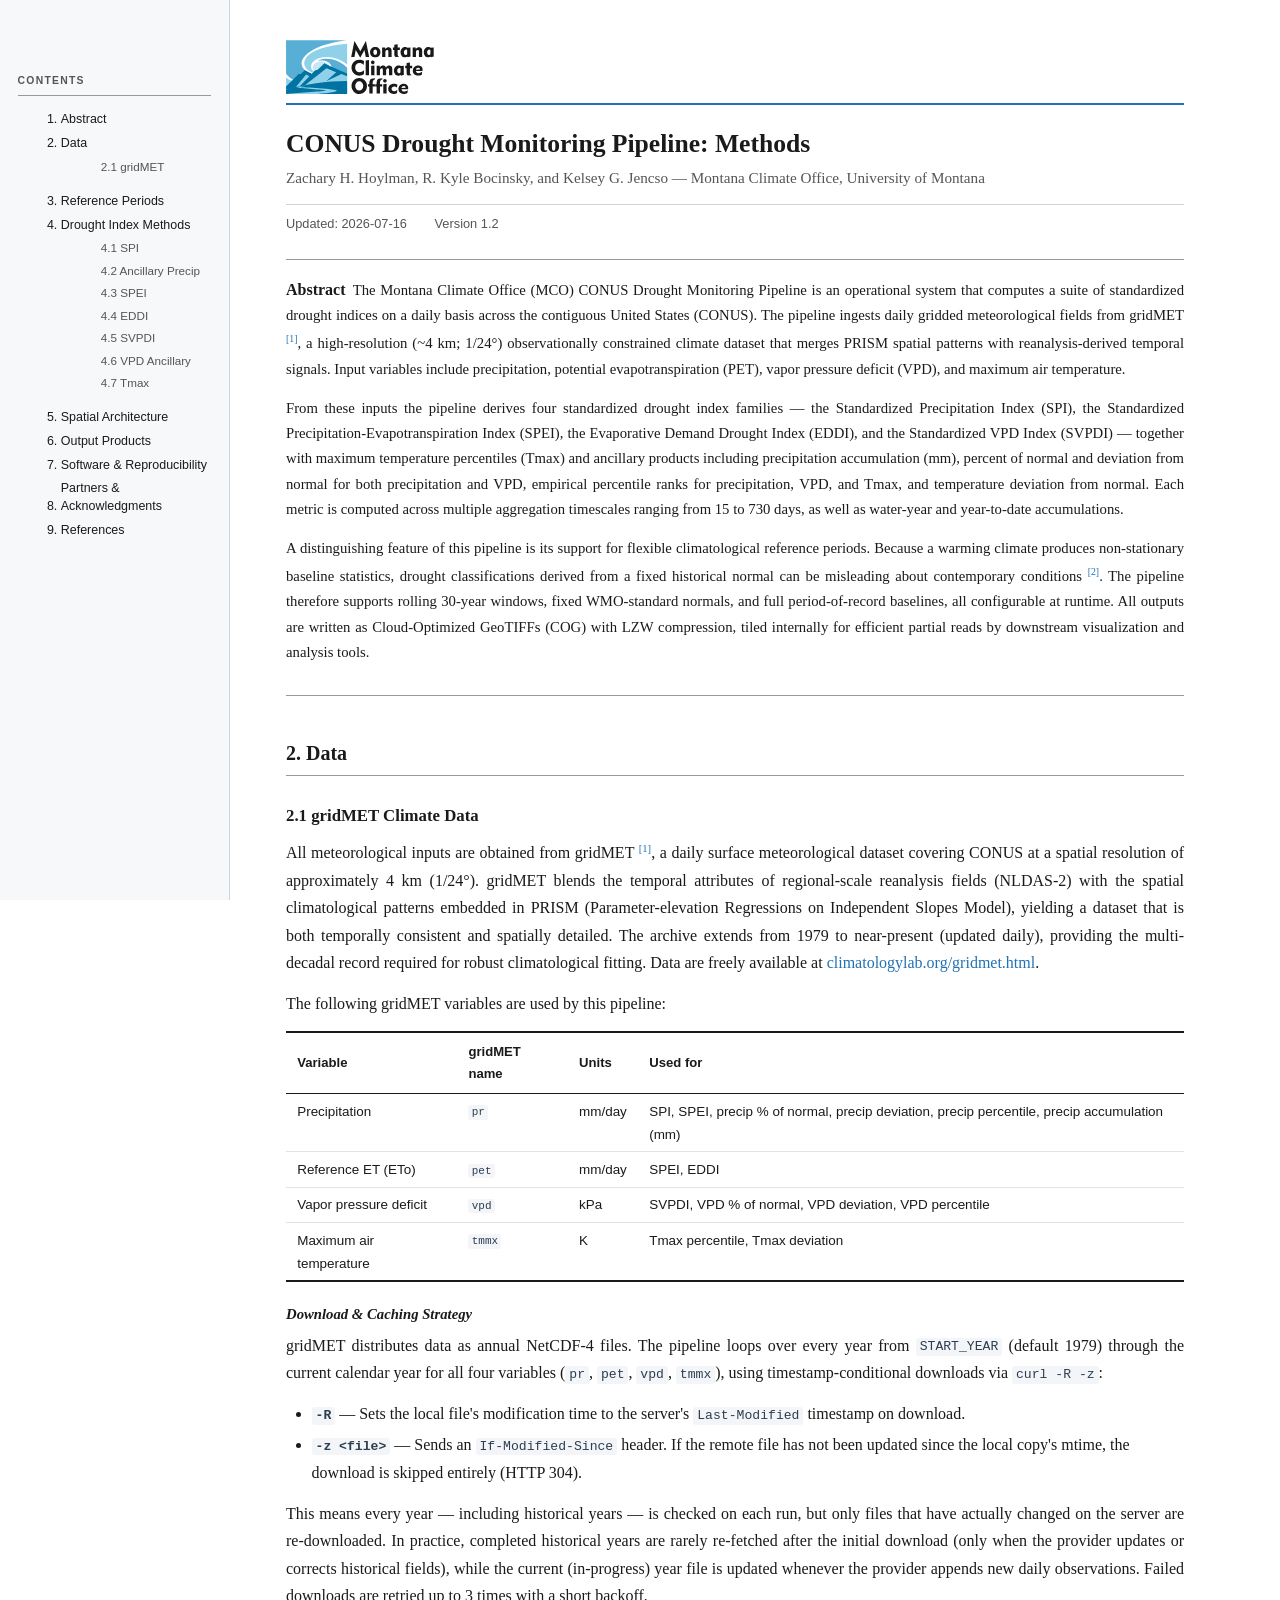
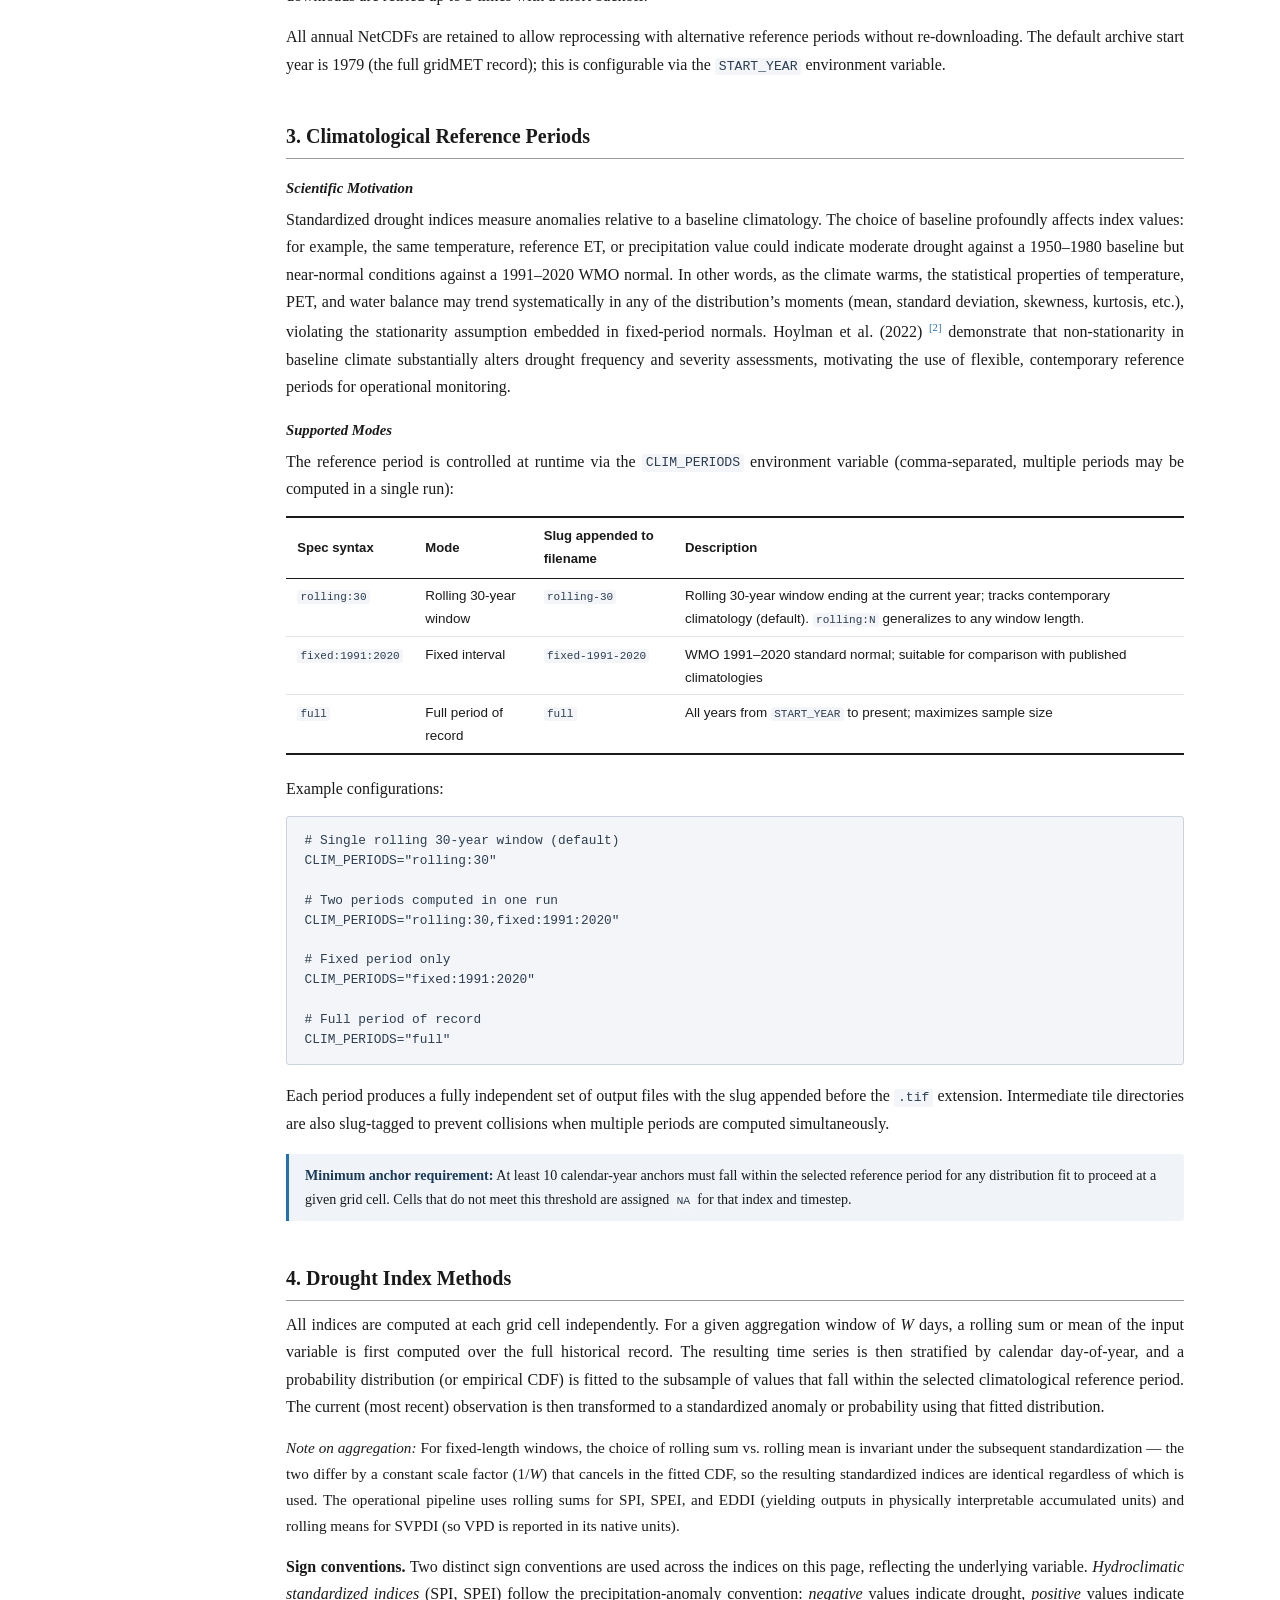
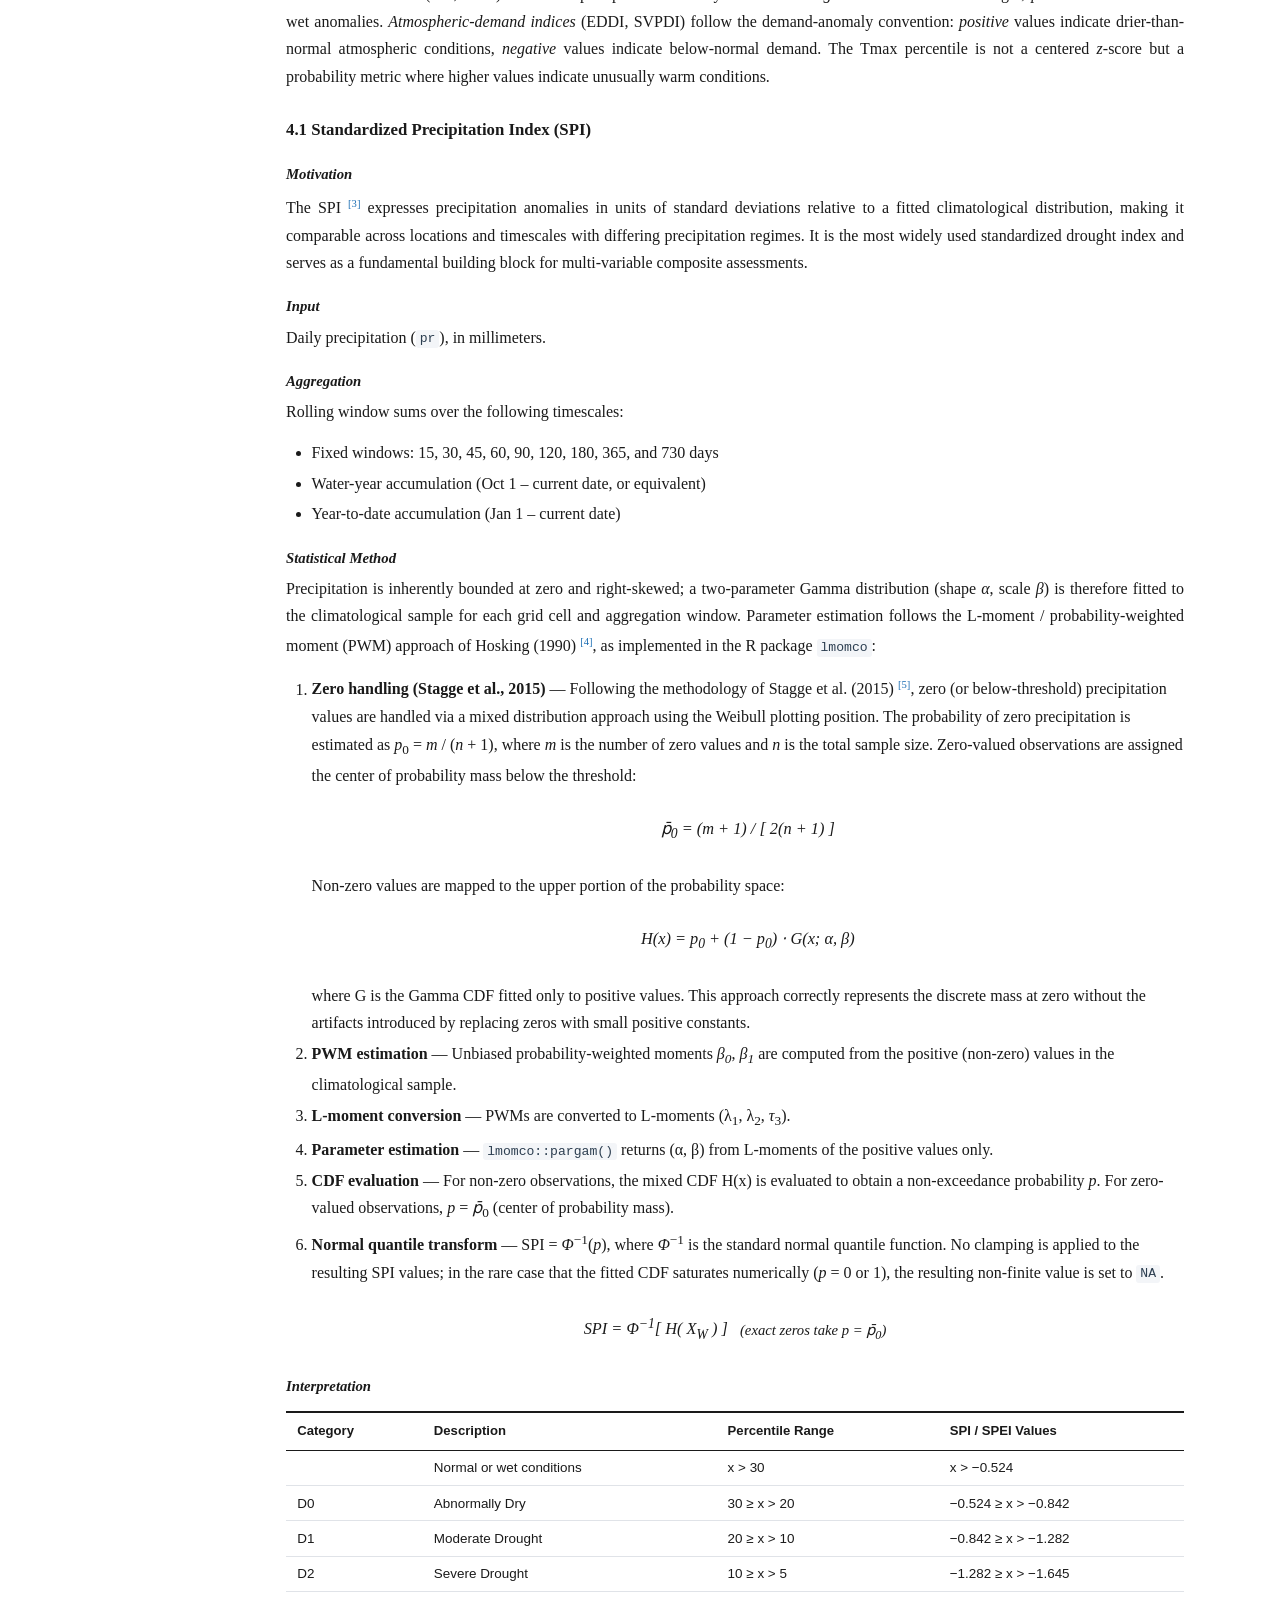
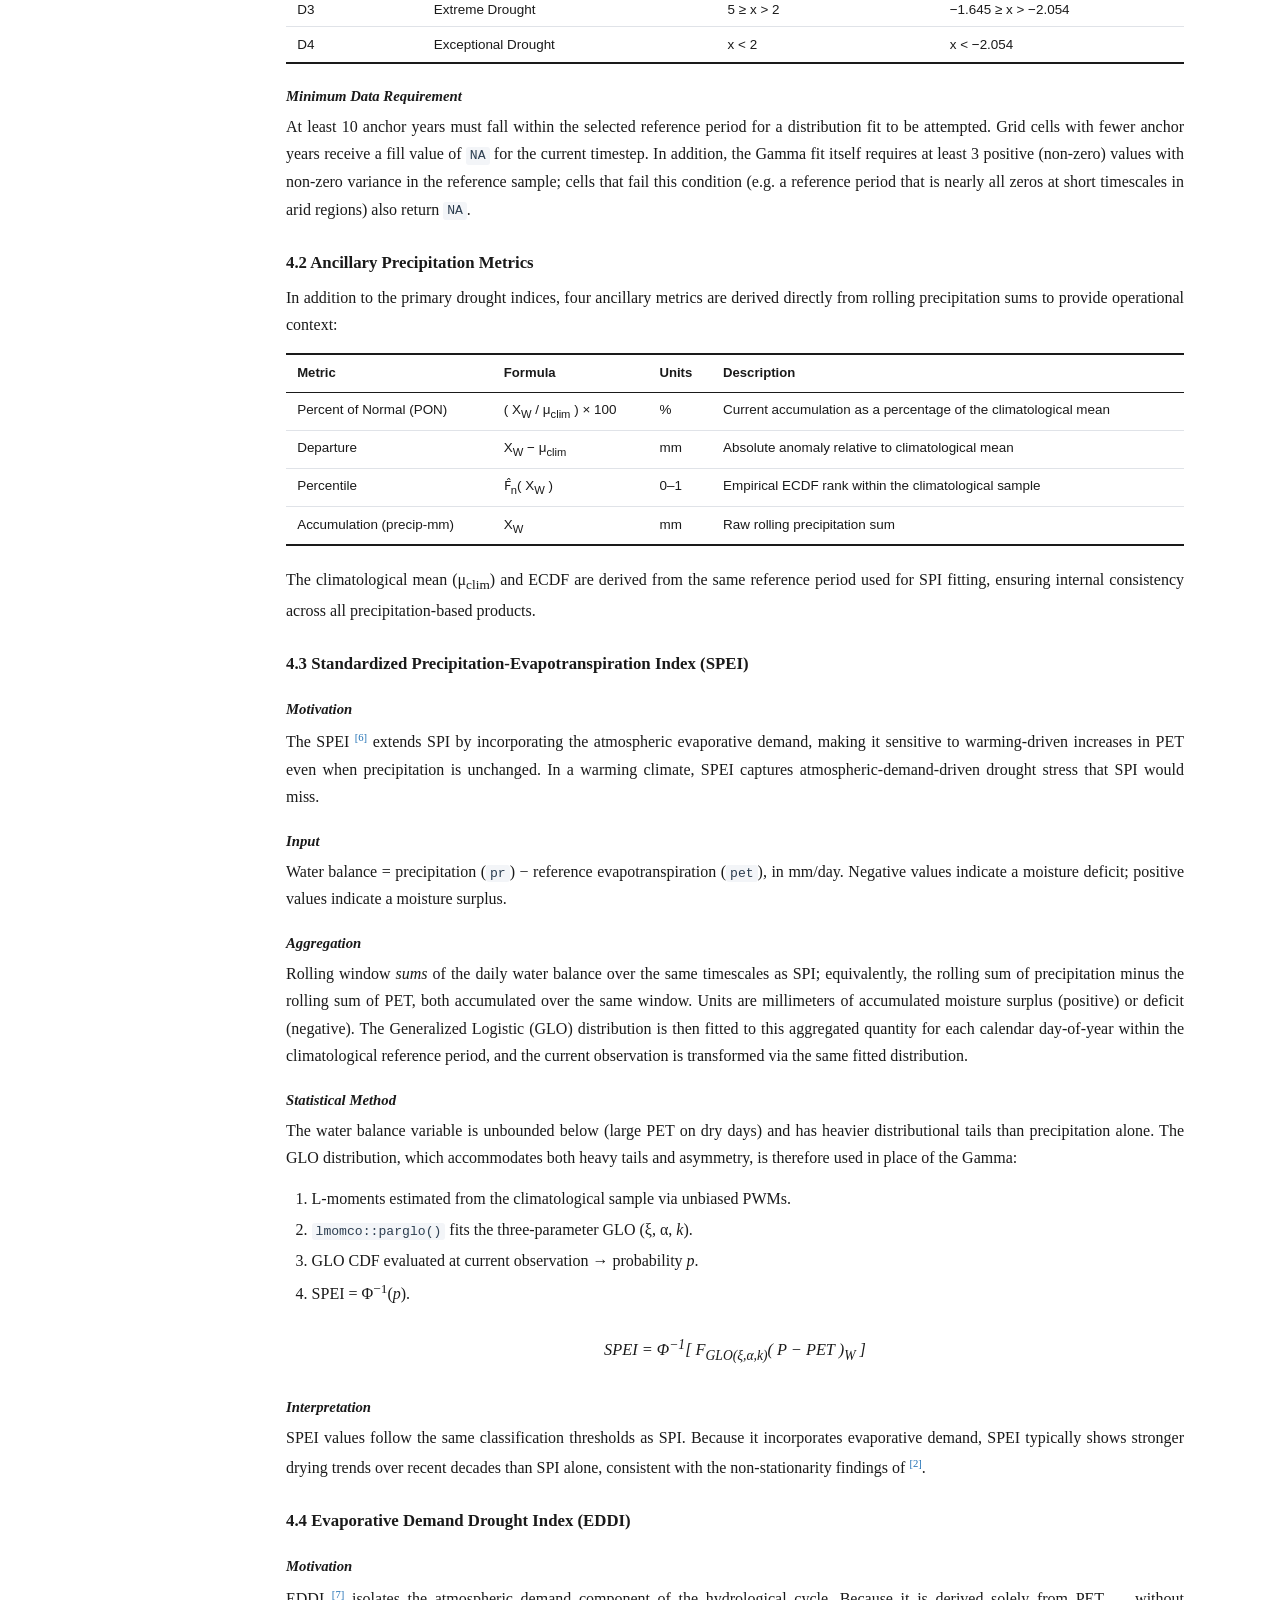
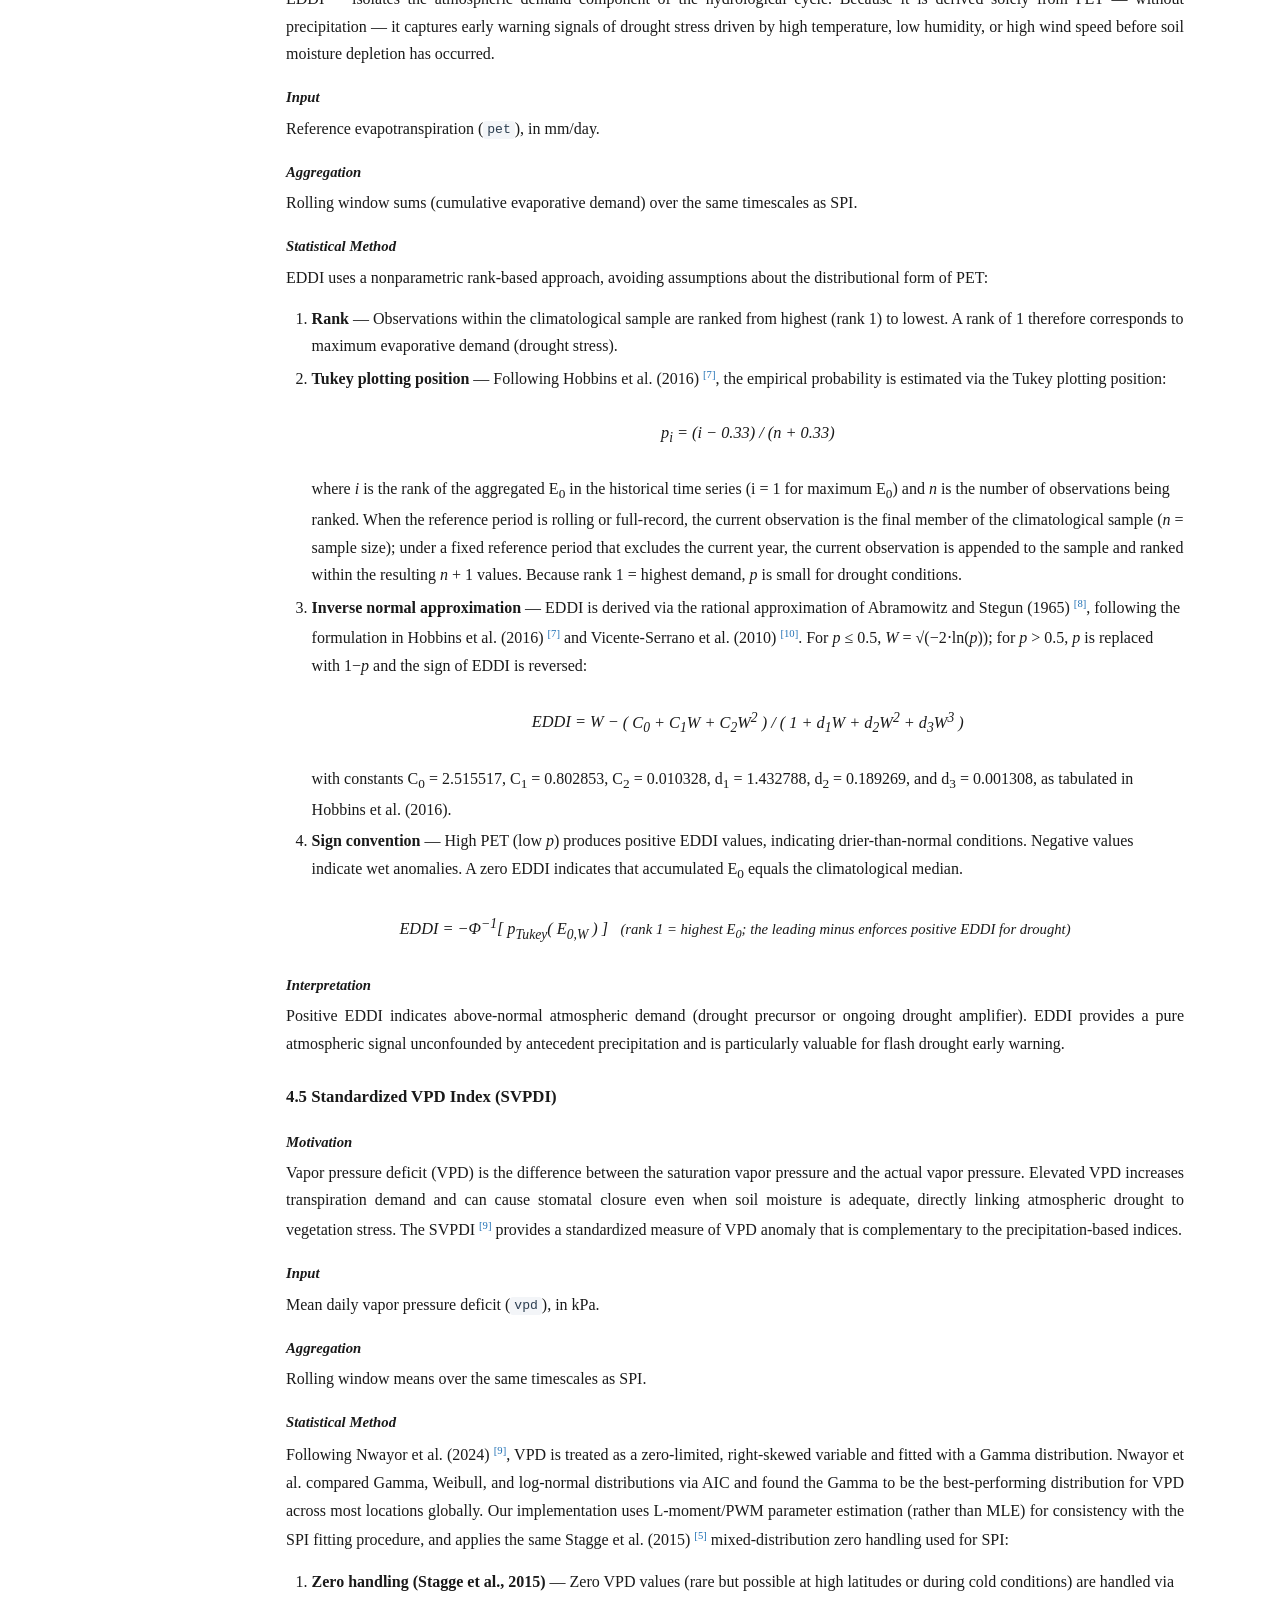
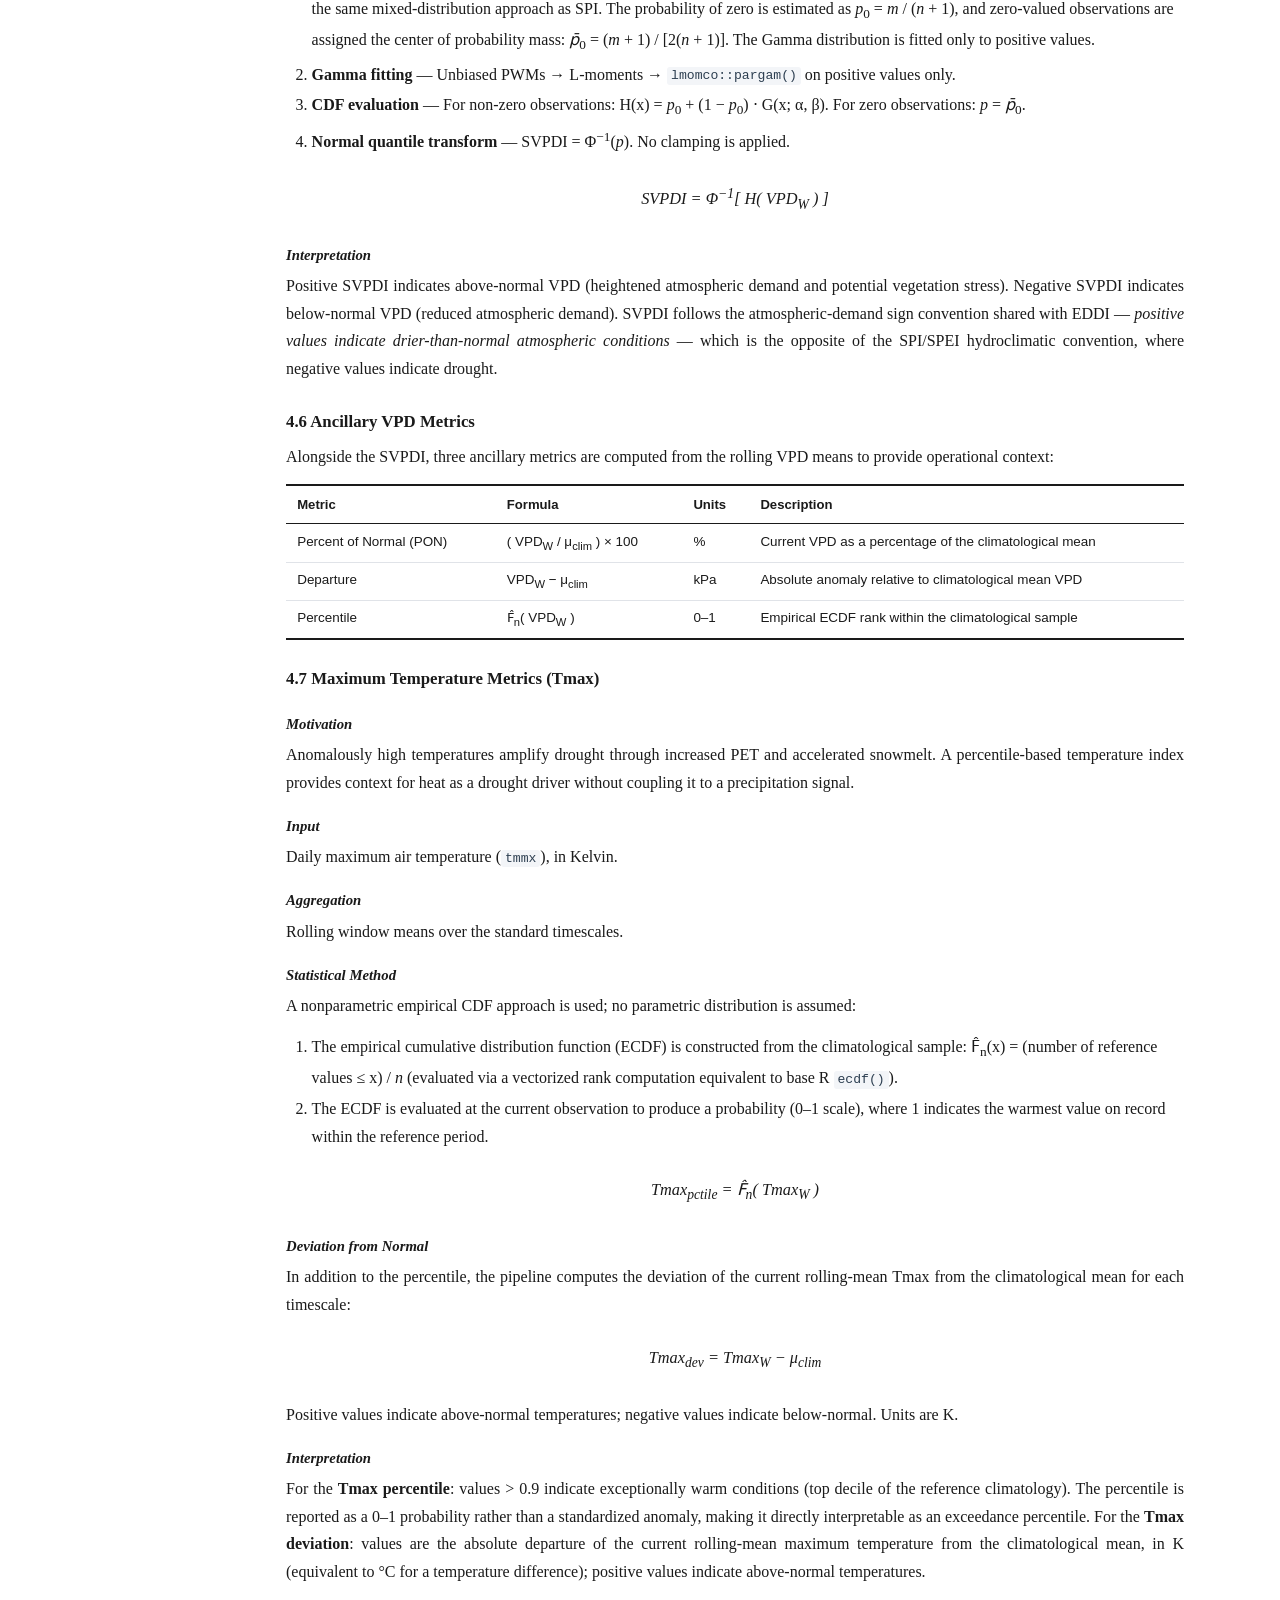
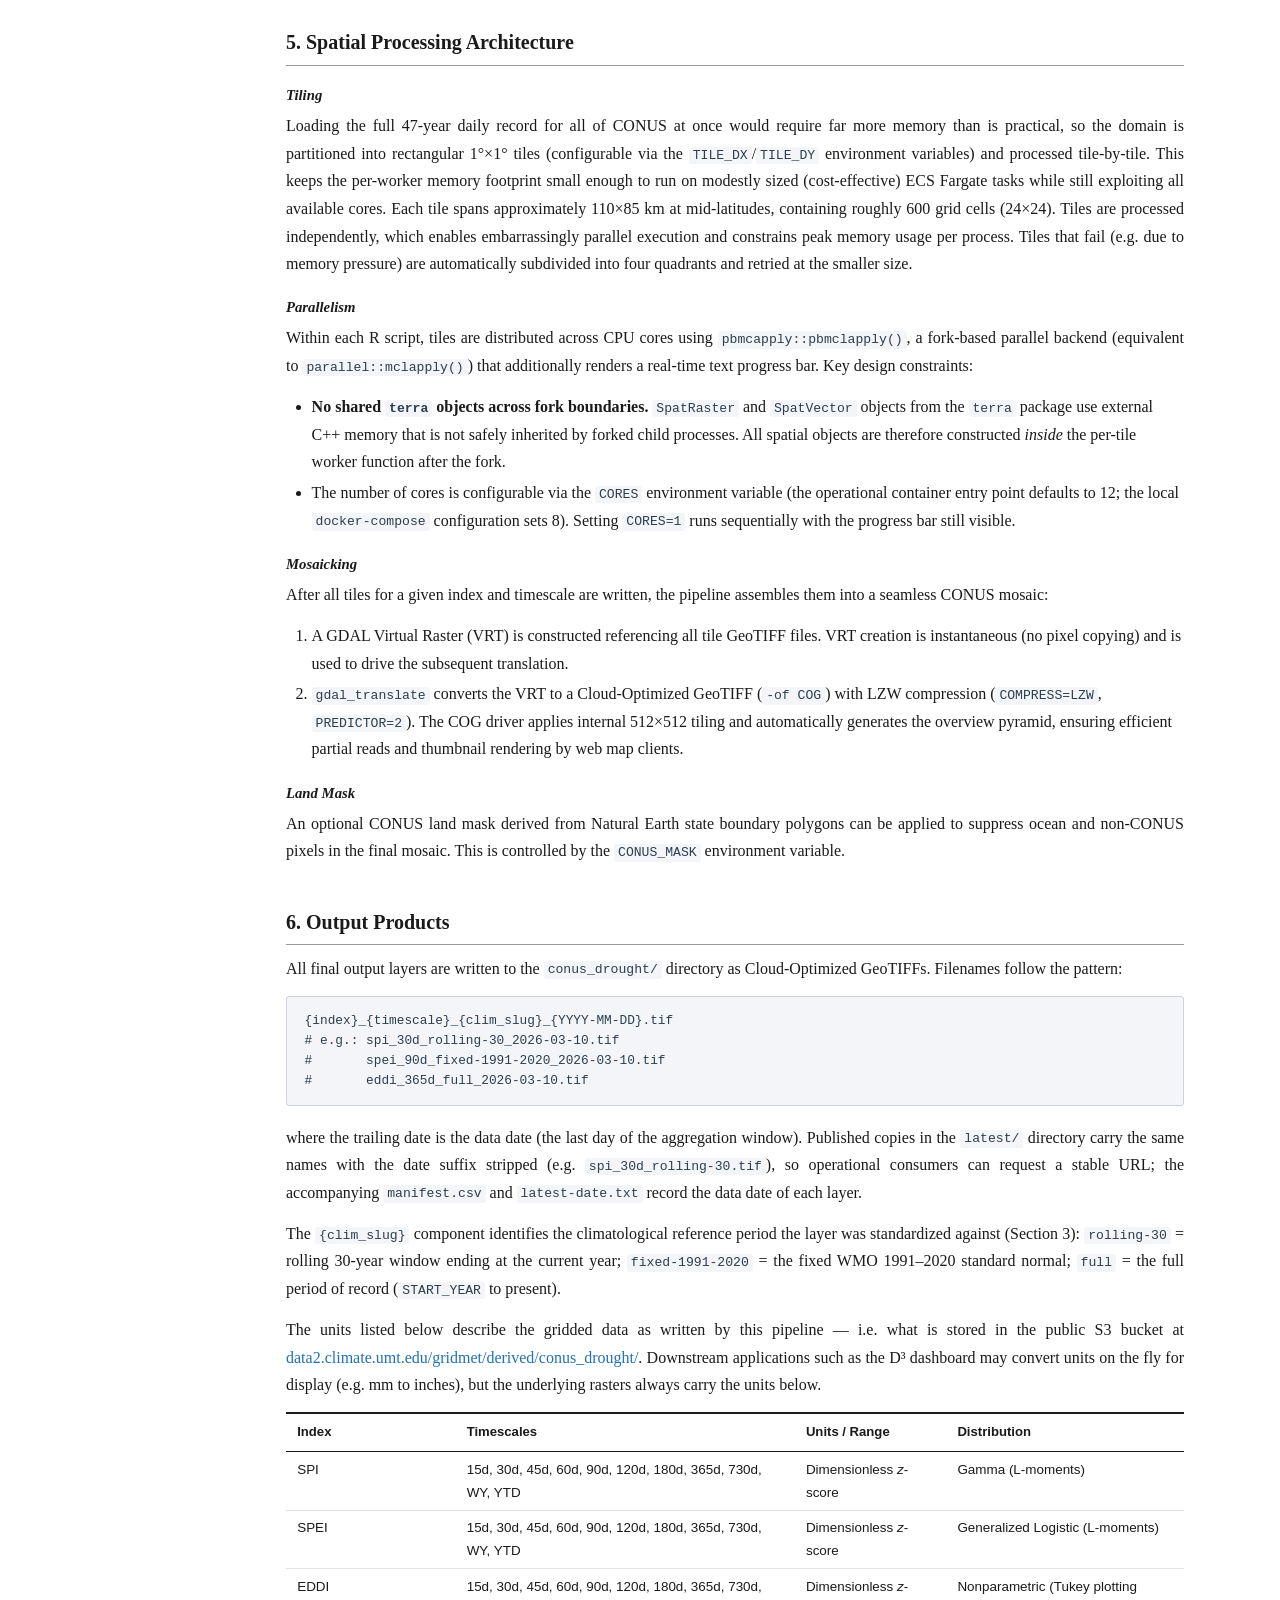
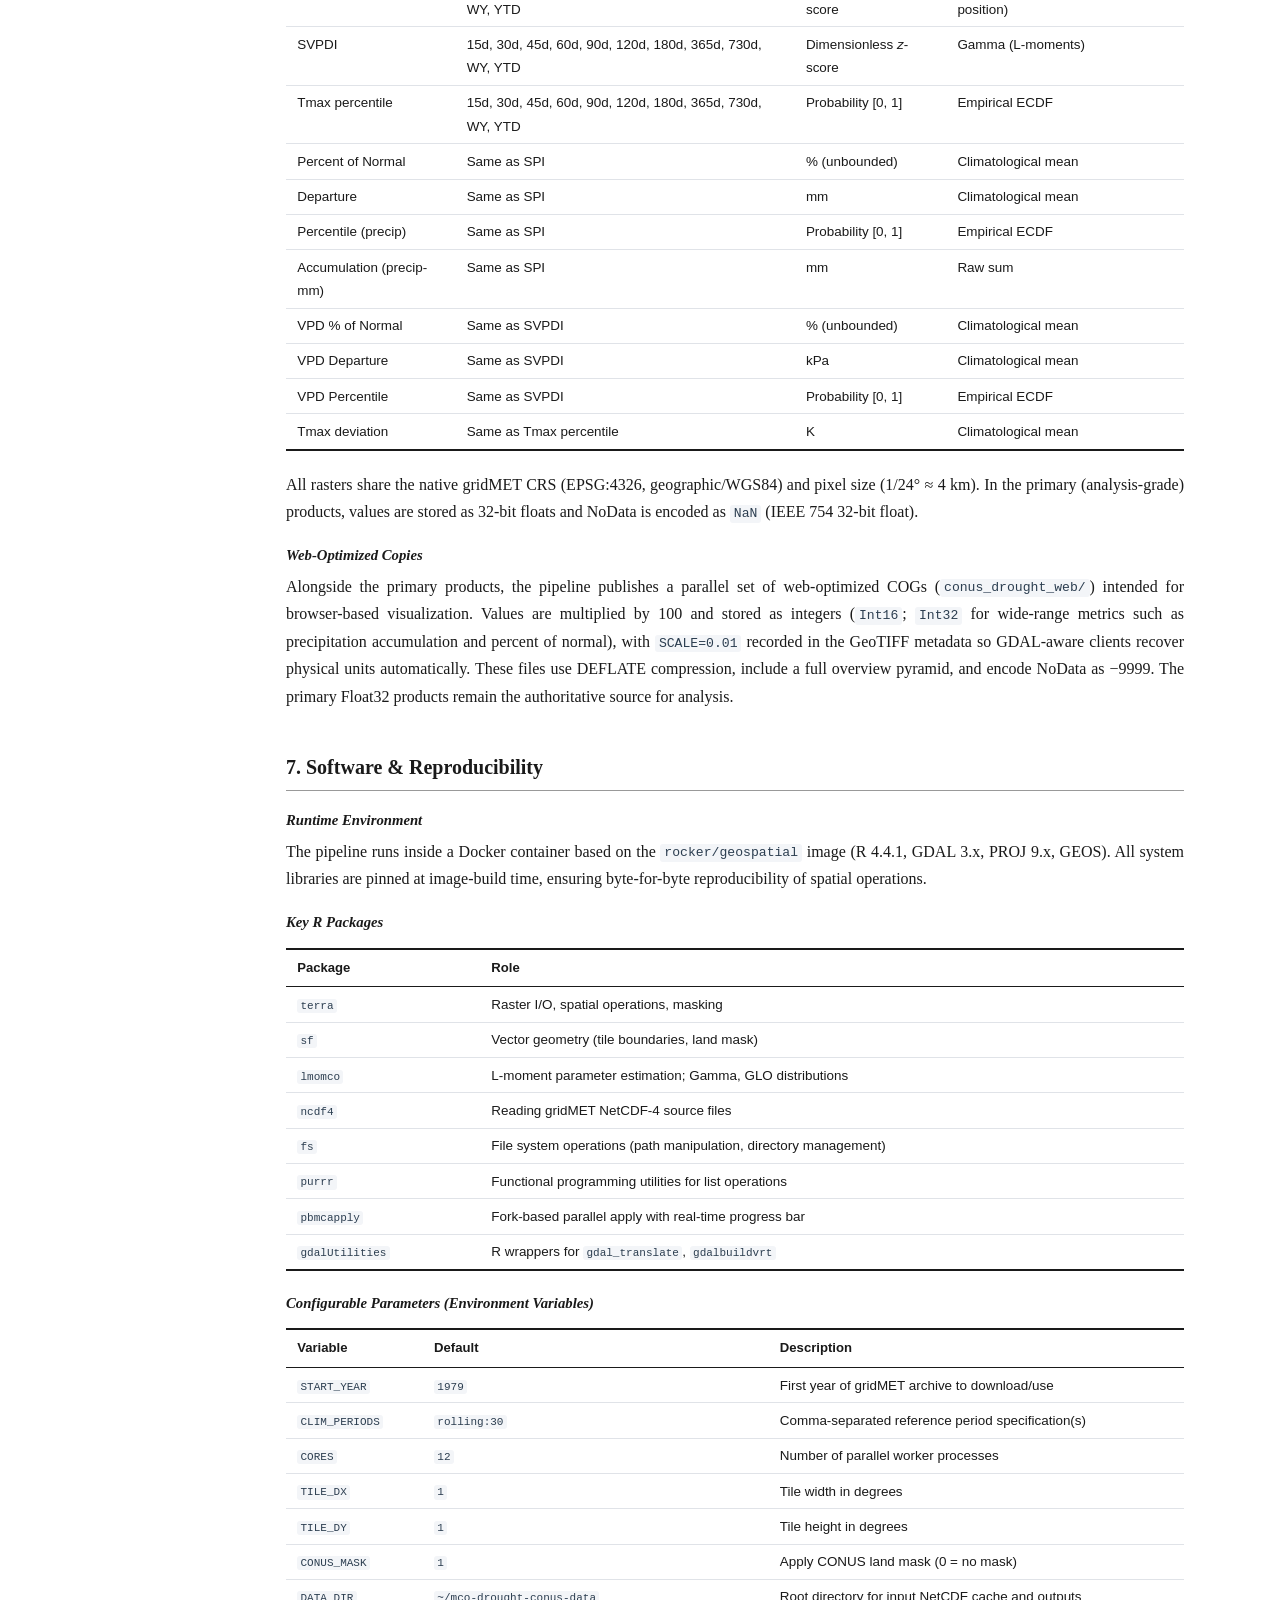
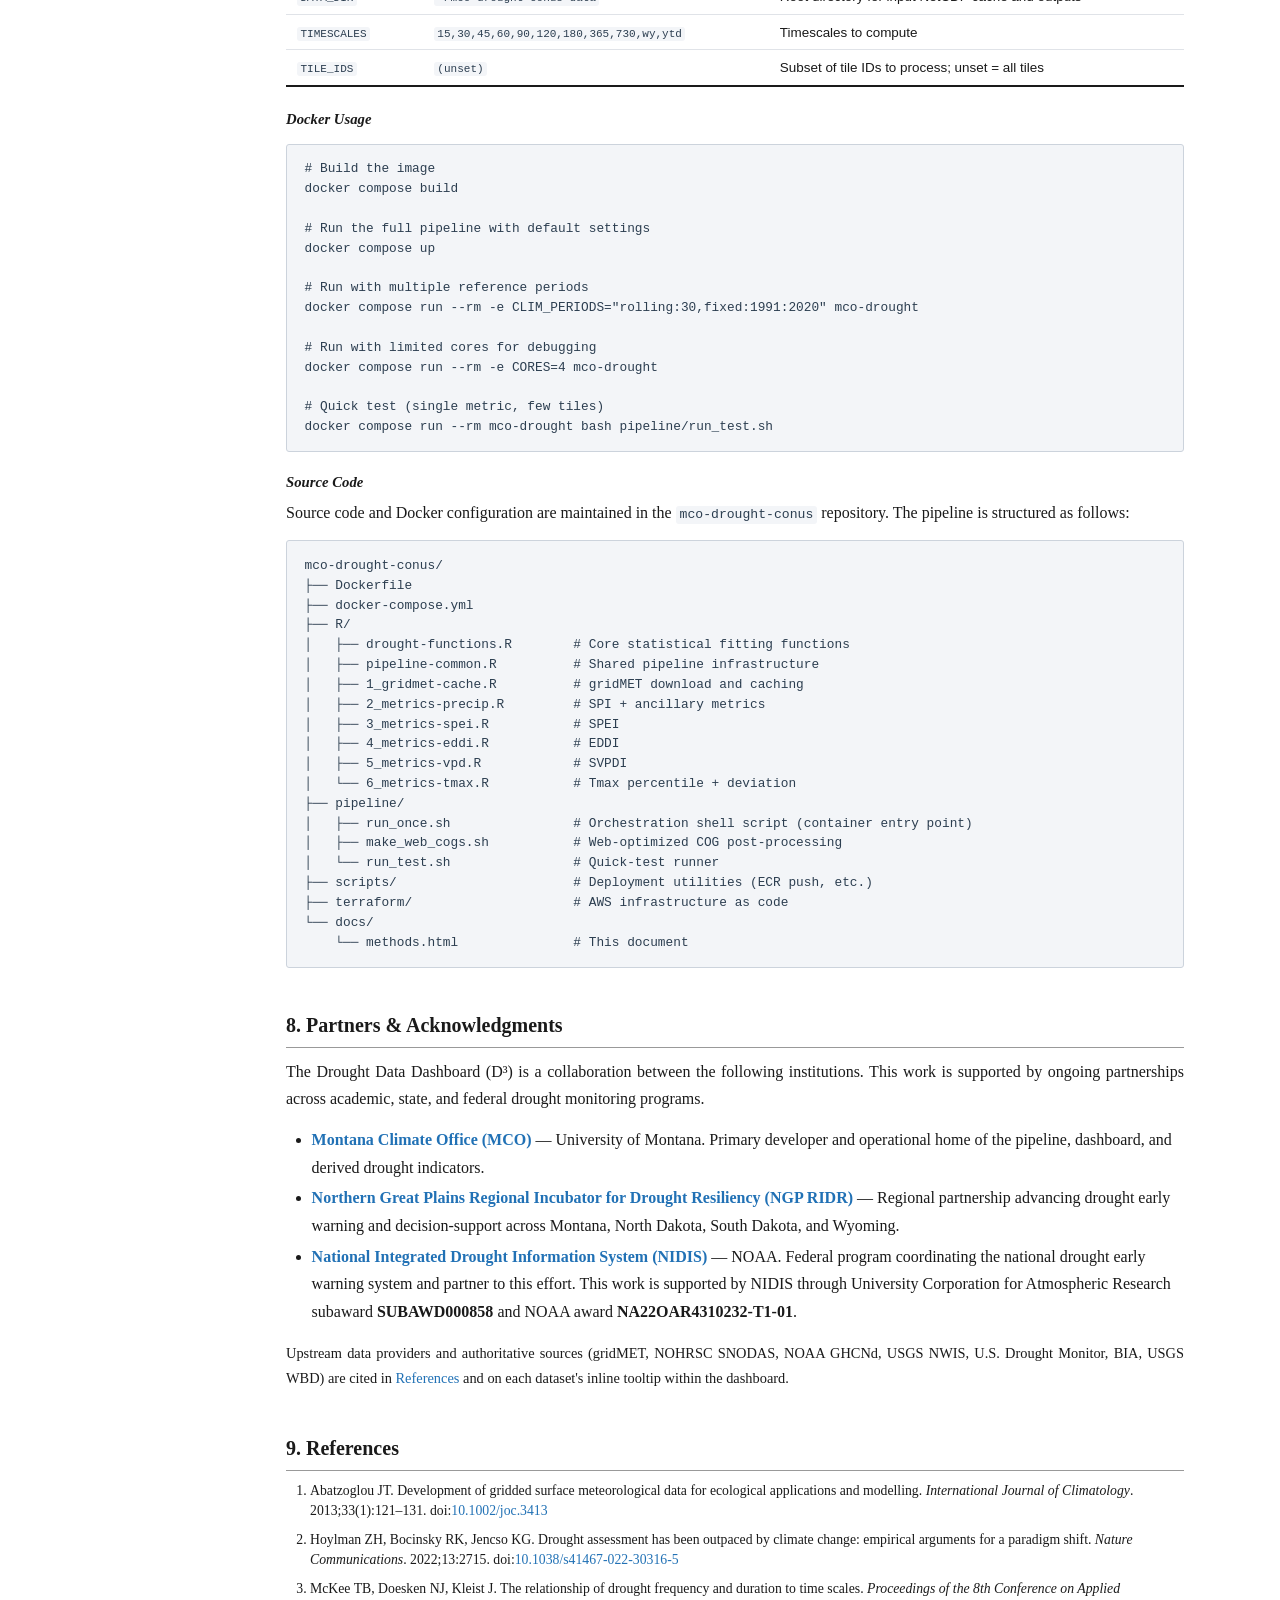
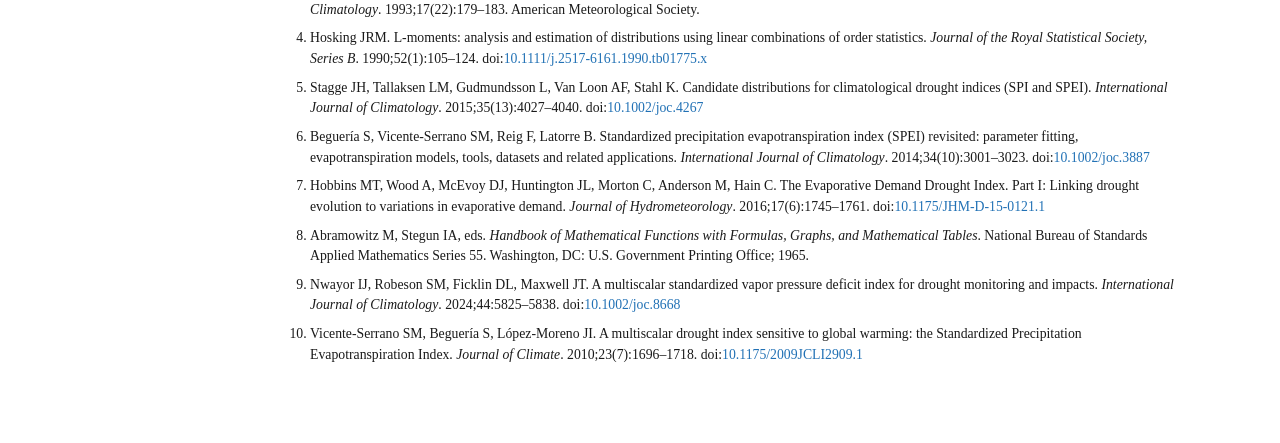
<file: docs/methods.html>
<!DOCTYPE html>
<html lang="en">
<head>
<meta charset="UTF-8">
<meta name="viewport" content="width=device-width, initial-scale=1.0">
<title>Methods: CONUS Drought Monitoring Pipeline</title>
<style>
  /* ── Reset & base ─────────────────────────────────────────────── */
  *, *::before, *::after { box-sizing: border-box; margin: 0; padding: 0; }

  :root {
    --blue:    #2171b5;
    --blue-dk: #1a3a5c;
    --bg:      #ffffff;
    --bg-alt:  #f7f8fa;
    --bg-code: #f3f5f8;
    --border:  #ccd3dc;
    --rule:    #999;
    --text:    #1a1a1a;
    --muted:   #555;
    --sidebar-w: 230px;
    --content-max: 780px;
  }

  html { scroll-behavior: smooth; font-size: 16px; }

  body {
    font-family: Georgia, 'Times New Roman', Times, serif;
    background: var(--bg);
    color: var(--text);
    line-height: 1.72;
    display: flex;
    -webkit-font-smoothing: antialiased;
  }

  /* ── Sidebar TOC ──────────────────────────────────────────────── */
  #toc {
    width: var(--sidebar-w);
    min-width: var(--sidebar-w);
    position: sticky;
    top: 0;
    height: 100vh;
    overflow-y: auto;
    background: var(--bg-alt);
    border-right: 1px solid var(--border);
    padding: 2rem 1.1rem;
    font-family: -apple-system, BlinkMacSystemFont, 'Segoe UI', Helvetica, sans-serif;
    font-size: 0.78rem;
  }

  #toc h2 {
    font-size: 0.65rem;
    text-transform: uppercase;
    letter-spacing: 0.12em;
    color: var(--muted);
    margin-bottom: 0.85rem;
    font-weight: 700;
    font-family: inherit;
  }

  #toc ol { list-style: decimal; padding-left: 1.1rem; }
  #toc ul { list-style: none; padding-left: 0.9rem; margin-top: 0.15rem; }
  #toc li { margin-bottom: 0.15rem; }

  #toc a {
    color: var(--text);
    text-decoration: none;
    line-height: 1.45;
    display: inline-block;
    transition: color 0.15s;
  }
  #toc a:hover { color: var(--blue); }

  #toc .toc-sub {
    font-size: 0.73rem;
    color: var(--muted);
  }
  #toc .toc-sub a { color: var(--muted); }
  #toc .toc-sub a:hover { color: var(--blue); }

  /* ── Main content ─────────────────────────────────────────────── */
  #content {
    flex: 1;
    padding: 2.5rem 3.5rem 4rem;
    max-width: calc(var(--sidebar-w) + var(--content-max));
  }

  /* ── Journal-style banner ─────────────────────────────────────── */
  .journal-banner {
    padding-bottom: 0.55rem;
    border-bottom: 2.5px solid var(--blue);
    margin-bottom: 1.5rem;
  }
  .journal-banner .mco-logo {
    display: block;
    height: 3.4rem;
    width: auto;
  }

  /* ── Header ───────────────────────────────────────────────────── */
  #doc-header {
    border-bottom: none;
    margin-bottom: 1.5rem;
    padding-bottom: 0;
  }

  #doc-header h1 {
    font-family: Georgia, serif;
    font-size: 1.6rem;
    color: var(--text);
    font-weight: 700;
    line-height: 1.2;
    margin-bottom: 0.35rem;
  }

  #doc-header .subtitle {
    font-size: 0.95rem;
    color: var(--muted);
    font-style: normal;
    margin-bottom: 0.75rem;
  }

  #doc-header .meta {
    font-family: -apple-system, BlinkMacSystemFont, 'Segoe UI', Helvetica, sans-serif;
    font-size: 0.8rem;
    color: var(--muted);
    padding-top: 0.5rem;
    border-top: 1px solid var(--border);
  }

  #doc-header .meta span { margin-right: 1.5rem; }

  /* ── Abstract ──────────────────────────────────────────────────── */
  #abstract {
    border-top: 1px solid var(--rule);
    border-bottom: 1px solid var(--rule);
    padding: 1rem 0;
    margin-bottom: 1.5rem;
  }

  #abstract p {
    font-size: 0.92rem;
    text-align: justify;
    text-justify: inter-word;
  }

  /* ── Section headings ─────────────────────────────────────────── */
  section > section { margin-left: 0; }

  h2 {
    font-family: Georgia, serif;
    font-size: 1.25rem;
    color: var(--text);
    font-weight: 700;
    margin: 2.5rem 0 0.6rem;
    padding-bottom: 0.3rem;
    border-bottom: 1px solid var(--rule);
  }

  h3 {
    font-family: Georgia, serif;
    font-size: 1.05rem;
    color: var(--text);
    font-weight: 700;
    margin: 1.6rem 0 0.4rem;
  }

  h4 {
    font-family: Georgia, serif;
    font-size: 0.92rem;
    font-weight: 700;
    font-style: italic;
    color: var(--text);
    margin: 1.1rem 0 0.25rem;
  }

  /* ── Body text ────────────────────────────────────────────────── */
  p {
    margin-bottom: 0.85rem;
    text-align: justify;
    text-justify: inter-word;
  }

  ul, ol {
    margin: 0.4rem 0 0.85rem 1.6rem;
  }
  li { margin-bottom: 0.2rem; }

  a { color: var(--blue); text-decoration: none; }
  a:hover { text-decoration: underline; }

  sup a { font-size: 0.8em; color: var(--blue); }

  /* ── Code ─────────────────────────────────────────────────────── */
  code {
    font-family: 'SF Mono', 'Consolas', 'Courier New', monospace;
    font-size: 0.82em;
    background: var(--bg-code);
    padding: 0.1em 0.3em;
    border-radius: 3px;
    color: #2c3e50;
  }

  pre {
    background: var(--bg-code);
    border: 1px solid var(--border);
    border-radius: 3px;
    padding: 0.9rem 1.1rem;
    overflow-x: auto;
    font-family: 'SF Mono', 'Consolas', 'Courier New', monospace;
    font-size: 0.8rem;
    line-height: 1.55;
    margin: 0.75rem 0 1.1rem;
    color: #2c3e50;
  }

  pre code {
    background: none;
    padding: 0;
    color: inherit;
    font-size: inherit;
  }

  /* ── Tables ───────────────────────────────────────────────────── */
  .table-wrap {
    overflow-x: auto;
    margin: 0.75rem 0 1.25rem;
    font-size: 0.88rem;
  }

  table {
    border-collapse: collapse;
    width: 100%;
    font-family: -apple-system, BlinkMacSystemFont, 'Segoe UI', Helvetica, sans-serif;
    font-size: 0.84rem;
    border-top: 2px solid var(--text);
    border-bottom: 2px solid var(--text);
  }

  th {
    background: transparent;
    color: var(--text);
    text-align: left;
    padding: 0.45rem 0.7rem;
    font-weight: 700;
    font-size: 0.82rem;
    border-bottom: 1px solid var(--text);
  }

  td {
    padding: 0.35rem 0.7rem;
    border-bottom: 1px solid #e0e3e8;
    vertical-align: top;
  }

  tr:last-child td { border-bottom: none; }

  /* ── Callout / note boxes ─────────────────────────────────────── */
  .note {
    background: #f0f4f8;
    border-left: 3px solid var(--blue);
    padding: 0.6rem 1rem;
    border-radius: 0 3px 3px 0;
    margin: 1rem 0;
    font-size: 0.88rem;
  }

  .note strong { color: var(--blue-dk); }

  /* ── Equation block ───────────────────────────────────────────── */
  .eq {
    text-align: center;
    margin: 1rem 0;
    font-style: italic;
    font-size: 1.02rem;
    padding: 0.5rem 0;
    background: transparent;
    border: none;
    font-family: Georgia, serif;
    line-height: 2;
  }

  /* ── References ───────────────────────────────────────────────── */
  .references ol {
    margin-left: 1.5rem;
  }

  .references li {
    margin-bottom: 0.5rem;
    font-size: 0.86rem;
    line-height: 1.5;
  }

  /* ── Print styles ─────────────────────────────────────────────── */
  @media print {
    body { display: block; font-size: 10pt; }
    #toc { display: none; }
    #content { padding: 0; max-width: 100%; }
    h2 { page-break-before: auto; }
    pre { border: 1px solid #aaa; white-space: pre-wrap; word-break: break-all; }
    a { color: #000; text-decoration: none; }
    a[href^="http"]::after { content: " [" attr(href) "]"; font-size: 8pt; color: #555; }
    .note { border: 1px solid #aaa; background: #f5f5f5; }
    p, #abstract p { text-align: left; }
  }

  @media (max-width: 800px) {
    body { display: block; }
    #toc {
      position: relative;
      height: auto;
      width: 100%;
      border-right: none;
      border-bottom: 1px solid var(--border);
    }
    #content { padding: 1.5rem 1rem; }
    p, #abstract p { text-align: left; }
  }
</style>
</head>
<body>

<!-- ═══════════════════════════ SIDEBAR TOC ═════════════════════════════ -->
<nav id="toc" aria-label="Table of contents">
  <h2>Contents</h2>
  <ol>
    <li><a href="#abstract">Abstract</a></li>
    <li>
      <a href="#data">Data</a>
      <ul>
        <li class="toc-sub"><a href="#gridmet">2.1 gridMET</a></li>
      </ul>
    </li>
    <li><a href="#clim-periods">Reference Periods</a></li>
    <li>
      <a href="#methods">Drought Index Methods</a>
      <ul>
        <li class="toc-sub"><a href="#spi">4.1 SPI</a></li>
        <li class="toc-sub"><a href="#ancillary">4.2 Ancillary Precip</a></li>
        <li class="toc-sub"><a href="#spei">4.3 SPEI</a></li>
        <li class="toc-sub"><a href="#eddi">4.4 EDDI</a></li>
        <li class="toc-sub"><a href="#svpdi">4.5 SVPDI</a></li>
        <li class="toc-sub"><a href="#vpd-ancillary">4.6 VPD Ancillary</a></li>
        <li class="toc-sub"><a href="#tmax">4.7 Tmax</a></li>
      </ul>
    </li>
    <li><a href="#spatial">Spatial Architecture</a></li>
    <li><a href="#outputs">Output Products</a></li>
    <li><a href="#software">Software &amp; Reproducibility</a></li>
    <li><a href="#partners">Partners &amp; Acknowledgments</a></li>
    <li><a href="#references">References</a></li>
  </ol>
</nav>

<!-- ═══════════════════════════ MAIN CONTENT ════════════════════════════ -->
<main id="content">

  <!-- ── Journal banner ─────────────────────────────────────────────── -->
  <div class="journal-banner"><img src="[data-uri]" alt="Montana Climate Office" class="mco-logo"></div>

  <!-- ── Header ──────────────────────────────────────────────────────── -->
  <header id="doc-header">
    <h1>CONUS Drought Monitoring Pipeline: Methods</h1>
    <p class="subtitle">Zachary H. Hoylman, R. Kyle Bocinsky, and Kelsey G. Jencso &mdash; Montana Climate Office, University of Montana</p>
    <div class="meta">
      <span>Updated: <time id="doc-date">2026-07-16</time></span>
      <span>Version 1.2</span>
    </div>
  </header>

  <!-- ── Abstract ────────────────────────────────────────────────────── -->
  <section id="abstract">
    <p>
      <strong style="font-size: 1rem;">Abstract</strong>&ensp;The Montana Climate Office (MCO) CONUS Drought Monitoring Pipeline is an operational
      system that computes a suite of standardized drought indices on a daily basis across the
      contiguous United States (CONUS). The pipeline ingests daily gridded meteorological fields
      from gridMET <sup><a href="#ref1">[1]</a></sup>, a high-resolution (~4&nbsp;km; 1/24°)
      observationally constrained climate dataset that merges PRISM spatial patterns with
      reanalysis-derived temporal signals. Input variables include precipitation, potential
      evapotranspiration (PET), vapor pressure deficit (VPD), and maximum air temperature.
    </p>

    <p>
      From these inputs the pipeline derives four standardized drought index families —
      the Standardized Precipitation Index (SPI), the Standardized
      Precipitation-Evapotranspiration Index (SPEI), the Evaporative Demand Drought Index
      (EDDI), and the Standardized VPD Index (SVPDI) — together with maximum temperature
      percentiles (Tmax) and ancillary products including precipitation accumulation (mm),
      percent of normal and deviation from normal for both precipitation and VPD,
      empirical percentile ranks for precipitation, VPD, and Tmax, and temperature
      deviation from normal. Each metric is computed across multiple aggregation
      timescales ranging from 15 to 730 days, as well as water-year and year-to-date
      accumulations.
    </p>

    <p>
      A distinguishing feature of this pipeline is its support for flexible climatological
      reference periods. Because a warming climate produces non-stationary baseline statistics,
      drought classifications derived from a fixed historical normal can be misleading about
      contemporary conditions <sup><a href="#ref2">[2]</a></sup>. The pipeline therefore
      supports rolling 30-year windows, fixed WMO-standard normals, and full period-of-record baselines,
      all configurable at runtime. All outputs are written as Cloud-Optimized GeoTIFFs (COG)
      with LZW compression, tiled internally for efficient partial reads by downstream
      visualization and analysis tools.
    </p>
  </section>

  <!-- ── Section 2: Data ─────────────────────────────────────────────── -->
  <section id="data">
    <h2>2. Data</h2>

    <section id="gridmet">
      <h3>2.1 gridMET Climate Data</h3>

      <p>
        All meteorological inputs are obtained from gridMET <sup><a href="#ref1">[1]</a></sup>,
        a daily surface meteorological dataset covering CONUS at a spatial resolution of
        approximately 4&nbsp;km (1/24°). gridMET blends the temporal attributes of
        regional-scale reanalysis fields (NLDAS-2) with the spatial climatological patterns
        embedded in PRISM (Parameter-elevation Regressions on Independent Slopes Model), yielding a
        dataset that is both temporally consistent and spatially detailed. The archive
        extends from 1979 to near-present (updated daily), providing the multi-decadal
        record required for robust climatological fitting. Data are freely available at
        <a href="https://www.climatologylab.org/gridmet.html" target="_blank">
          climatologylab.org/gridmet.html</a>.
      </p>

      <p>The following gridMET variables are used by this pipeline:</p>

      <div class="table-wrap">
        <table>
          <thead>
            <tr>
              <th>Variable</th>
              <th>gridMET name</th>
              <th>Units</th>
              <th>Used for</th>
            </tr>
          </thead>
          <tbody>
            <tr><td>Precipitation</td><td><code>pr</code></td><td>mm/day</td><td>SPI, SPEI, precip % of normal, precip deviation, precip percentile, precip accumulation (mm)</td></tr>
            <tr><td>Reference ET (ETo)</td><td><code>pet</code></td><td>mm/day</td><td>SPEI, EDDI</td></tr>
            <tr><td>Vapor pressure deficit</td><td><code>vpd</code></td><td>kPa</td><td>SVPDI, VPD % of normal, VPD deviation, VPD percentile</td></tr>
            <tr><td>Maximum air temperature</td><td><code>tmmx</code></td><td>K</td><td>Tmax percentile, Tmax deviation</td></tr>
          </tbody>
        </table>
      </div>

      <h4>Download &amp; Caching Strategy</h4>

      <p>
        gridMET distributes data as annual NetCDF-4 files. The pipeline loops over every
        year from <code>START_YEAR</code> (default 1979) through the current calendar year
        for all four variables (<code>pr</code>, <code>pet</code>, <code>vpd</code>,
        <code>tmmx</code>), using timestamp-conditional downloads via
        <code>curl&nbsp;-R&nbsp;-z</code>:
      </p>
      <ul>
        <li>
          <strong><code>-R</code></strong> — Sets the local file's modification time to
          the server's <code>Last-Modified</code> timestamp on download.
        </li>
        <li>
          <strong><code>-z &lt;file&gt;</code></strong> — Sends an
          <code>If-Modified-Since</code> header. If the remote file has not been updated
          since the local copy's mtime, the download is skipped entirely (HTTP 304).
        </li>
      </ul>
      <p>
        This means every year — including historical years — is checked on each run, but
        only files that have actually changed on the server are re-downloaded. In practice,
        completed historical years are rarely re-fetched after the initial download (only
        when the provider updates or corrects historical fields), while the
        current (in-progress) year file is updated whenever the provider appends new daily
        observations. Failed downloads are retried up to 3 times with a short backoff.
      </p>
      <p>
        All annual NetCDFs are retained to allow reprocessing with alternative reference
        periods without re-downloading. The default archive start year is 1979 (the full
        gridMET record); this is configurable via the <code>START_YEAR</code> environment
        variable.
      </p>
    </section>
  </section>

  <!-- ── Section 3: Reference Periods ──────────────────────────────── -->
  <section id="clim-periods">
    <h2>3. Climatological Reference Periods</h2>

    <h4>Scientific Motivation</h4>
    <p>
      Standardized drought indices measure anomalies relative to a baseline climatology.
      The choice of baseline profoundly affects index values: for example, the same
      temperature, reference ET, or precipitation value could indicate moderate drought
      against a 1950–1980 baseline but near-normal conditions
      against a 1991–2020 WMO normal. In other words, as the climate warms, the statistical
      properties of temperature, PET, and water balance may trend systematically in any of
      the distribution&rsquo;s moments (mean, standard deviation, skewness, kurtosis, etc.),
      violating the
      stationarity assumption embedded in fixed-period normals. Hoylman et al. (2022)
      <sup><a href="#ref2">[2]</a></sup> demonstrate that non-stationarity in baseline
      climate substantially alters drought frequency and severity assessments, motivating
      the use of flexible, contemporary reference periods for operational monitoring.
    </p>

    <h4>Supported Modes</h4>
    <p>
      The reference period is controlled at runtime via the <code>CLIM_PERIODS</code>
      environment variable (comma-separated, multiple periods may be computed in a single
      run):
    </p>

    <div class="table-wrap">
      <table>
        <thead>
          <tr>
            <th>Spec syntax</th>
            <th>Mode</th>
            <th>Slug appended to filename</th>
            <th>Description</th>
          </tr>
        </thead>
        <tbody>
          <tr>
            <td><code>rolling:30</code></td>
            <td>Rolling 30-year window</td>
            <td><code>rolling-30</code></td>
            <td>Rolling 30-year window ending at the current year; tracks contemporary climatology (default). <code>rolling:N</code> generalizes to any window length.</td>
          </tr>
          <tr>
            <td><code>fixed:1991:2020</code></td>
            <td>Fixed interval</td>
            <td><code>fixed-1991-2020</code></td>
            <td>WMO 1991–2020 standard normal; suitable for comparison with published climatologies</td>
          </tr>
          <tr>
            <td><code>full</code></td>
            <td>Full period of record</td>
            <td><code>full</code></td>
            <td>All years from <code>START_YEAR</code> to present; maximizes sample size</td>
          </tr>
        </tbody>
      </table>
    </div>

    <p>Example configurations:</p>
    <pre><code># Single rolling 30-year window (default)
CLIM_PERIODS="rolling:30"

# Two periods computed in one run
CLIM_PERIODS="rolling:30,fixed:1991:2020"

# Fixed period only
CLIM_PERIODS="fixed:1991:2020"

# Full period of record
CLIM_PERIODS="full"</code></pre>

    <p>
      Each period produces a fully independent set of output files with the slug appended
      before the <code>.tif</code> extension. Intermediate tile directories are also
      slug-tagged to prevent collisions when multiple periods are computed simultaneously.
    </p>

    <div class="note">
      <strong>Minimum anchor requirement:</strong> At least 10 calendar-year anchors must
      fall within the selected reference period for any distribution fit to proceed at a
      given grid cell. Cells that do not meet this threshold are assigned
      <code>NA</code> for that index and timestep.
    </div>
  </section>

  <!-- ── Section 4: Drought Index Methods ───────────────────────────── -->
  <section id="methods">
    <h2>4. Drought Index Methods</h2>

    <p>
      All indices are computed at each grid cell independently. For a given aggregation
      window of <em>W</em> days, a rolling sum or mean of the input variable is first computed
      over the full historical record. The resulting time series is then stratified by
      calendar day-of-year, and a probability distribution (or empirical CDF) is fitted to
      the subsample of values that fall within the selected climatological reference period.
      The current (most recent) observation is then transformed to a standardized anomaly or
      probability using that fitted distribution.
    </p>
    <p style="font-size:0.95em;color:var(--text-muted);">
      <em>Note on aggregation:</em> For fixed-length windows, the choice of rolling sum vs.
      rolling mean is invariant under the subsequent standardization &mdash; the two differ by
      a constant scale factor (1/<em>W</em>) that cancels in the fitted CDF, so the
      resulting standardized indices are identical regardless of which is used. The
      operational pipeline uses rolling sums for SPI, SPEI, and EDDI (yielding outputs in
      physically interpretable accumulated units) and rolling means for SVPDI (so VPD is
      reported in its native units).
    </p>
    <p>
      <strong>Sign conventions.</strong> Two distinct sign conventions are used across the
      indices on this page, reflecting the underlying variable. <em>Hydroclimatic standardized
      indices</em> (SPI, SPEI) follow the precipitation-anomaly convention: <em>negative</em>
      values indicate drought, <em>positive</em> values indicate wet anomalies. <em>Atmospheric-demand
      indices</em> (EDDI, SVPDI) follow the demand-anomaly convention: <em>positive</em> values
      indicate drier-than-normal atmospheric conditions, <em>negative</em> values indicate
      below-normal demand. The Tmax percentile is not a centered <em>z</em>-score but a
      probability metric where higher values indicate unusually warm conditions.
    </p>

    <!-- 4.1 SPI ──────────────────────────────────────────────────────── -->
    <section id="spi">
      <h3>4.1 Standardized Precipitation Index (SPI)</h3>

      <h4>Motivation</h4>
      <p>
        The SPI <sup><a href="#ref3">[3]</a></sup> expresses precipitation anomalies in units
        of standard deviations relative to a fitted climatological distribution, making it
        comparable across locations and timescales with differing precipitation regimes. It
        is the most widely used standardized drought index and serves as a fundamental
        building block for multi-variable composite assessments.
      </p>

      <h4>Input</h4>
      <p>Daily precipitation (<code>pr</code>), in millimeters.</p>

      <h4>Aggregation</h4>
      <p>Rolling window sums over the following timescales:</p>
      <ul>
        <li>Fixed windows: 15, 30, 45, 60, 90, 120, 180, 365, and 730 days</li>
        <li>Water-year accumulation (Oct 1 – current date, or equivalent)</li>
        <li>Year-to-date accumulation (Jan 1 – current date)</li>
      </ul>

      <h4>Statistical Method</h4>
      <p>
        Precipitation is inherently bounded at zero and right-skewed; a two-parameter
        Gamma distribution (shape <em>&alpha;</em>, scale <em>&beta;</em>) is therefore fitted
        to the climatological sample for each grid cell and aggregation window. Parameter
        estimation follows the L-moment / probability-weighted moment (PWM) approach of
        Hosking (1990) <sup><a href="#ref4">[4]</a></sup>, as implemented in the R package
        <code>lmomco</code>:
      </p>

      <ol>
        <li>
          <strong>Zero handling (Stagge et al., 2015)</strong> — Following the methodology of
          Stagge et al. (2015) <sup><a href="#ref5">[5]</a></sup>, zero (or below-threshold)
          precipitation values are handled via a mixed distribution approach using the Weibull
          plotting position. The probability of zero precipitation is estimated as
          <em>p</em><sub>0</sub>&nbsp;=&nbsp;<em>m</em>&nbsp;/&nbsp;(<em>n</em>&nbsp;+&nbsp;1),
          where <em>m</em> is the number of zero values and <em>n</em> is the total sample size.
          Zero-valued observations are assigned the center of probability mass below the threshold:
          <div class="eq">
            p&#x0304;<sub>0</sub> = (m + 1) / [ 2(n + 1) ]
          </div>
          Non-zero values are mapped to the upper portion of the probability space:
          <div class="eq">
            H(x) = p<sub>0</sub> + (1 &minus; p<sub>0</sub>) &sdot; G(x; &alpha;, &beta;)
          </div>
          where G is the Gamma CDF fitted only to positive values. This approach correctly
          represents the discrete mass at zero without the artifacts introduced by replacing
          zeros with small positive constants.
        </li>
        <li>
          <strong>PWM estimation</strong> — Unbiased probability-weighted moments
          <em>&beta;<sub>0</sub></em>, <em>&beta;<sub>1</sub></em> are computed from the
          positive (non-zero) values in the climatological sample.
        </li>
        <li>
          <strong>L-moment conversion</strong> — PWMs are converted to L-moments
          (&lambda;<sub>1</sub>, &lambda;<sub>2</sub>, <em>&tau;</em><sub>3</sub>).
        </li>
        <li>
          <strong>Parameter estimation</strong> — <code>lmomco::pargam()</code> returns
          (&alpha;, &beta;) from L-moments of the positive values only.
        </li>
        <li>
          <strong>CDF evaluation</strong> — For non-zero observations, the mixed CDF H(x) is
          evaluated to obtain a non-exceedance probability <em>p</em>. For zero-valued
          observations, <em>p</em>&nbsp;=&nbsp;<em>p&#x0304;</em><sub>0</sub> (center of
          probability mass).
        </li>
        <li>
          <strong>Normal quantile transform</strong> — SPI = <em>&Phi;</em><sup>&minus;1</sup>(<em>p</em>),
          where <em>&Phi;</em><sup>&minus;1</sup> is the standard normal quantile function.
          No clamping is applied to the resulting SPI values; in the rare case that the
          fitted CDF saturates numerically (<em>p</em>&nbsp;=&nbsp;0 or 1), the resulting
          non-finite value is set to <code>NA</code>.
        </li>
      </ol>

      <div class="eq">
        SPI = &Phi;<sup>&minus;1</sup>[ H( X<sub>W</sub> ) ]
        &nbsp;&nbsp;<span style="color:var(--text-muted);font-size:0.9em;">(exact zeros take <em>p</em>&nbsp;=&nbsp;<em>p&#x0304;</em><sub>0</sub>)</span>
      </div>

      <h4>Interpretation</h4>
      <div class="table-wrap">
        <table>
          <thead>
            <tr>
              <th>Category</th>
              <th>Description</th>
              <th>Percentile Range</th>
              <th>SPI / SPEI Values</th>
            </tr>
          </thead>
          <tbody>
            <tr><td></td><td>Normal or wet conditions</td><td>x &gt; 30</td><td>x &gt; &minus;0.524</td></tr>
            <tr><td>D0</td><td>Abnormally Dry</td><td>30 &ge; x &gt; 20</td><td>&minus;0.524 &ge; x &gt; &minus;0.842</td></tr>
            <tr><td>D1</td><td>Moderate Drought</td><td>20 &ge; x &gt; 10</td><td>&minus;0.842 &ge; x &gt; &minus;1.282</td></tr>
            <tr><td>D2</td><td>Severe Drought</td><td>10 &ge; x &gt; 5</td><td>&minus;1.282 &ge; x &gt; &minus;1.645</td></tr>
            <tr><td>D3</td><td>Extreme Drought</td><td>5 &ge; x &gt; 2</td><td>&minus;1.645 &ge; x &gt; &minus;2.054</td></tr>
            <tr><td>D4</td><td>Exceptional Drought</td><td>x &lt; 2</td><td>x &lt; &minus;2.054</td></tr>
          </tbody>
        </table>
      </div>

      <h4>Minimum Data Requirement</h4>
      <p>
        At least 10 anchor years must fall within the selected reference period for a
        distribution fit to be attempted. Grid cells with fewer anchor years receive a
        fill value of <code>NA</code> for the current timestep. In addition, the Gamma fit
        itself requires at least 3 positive (non-zero) values with non-zero variance in the
        reference sample; cells that fail this condition (e.g. a reference period that is
        nearly all zeros at short timescales in arid regions) also return <code>NA</code>.
      </p>
    </section>

    <!-- 4.2 Ancillary Precip ───────────────────────────────────────── -->
    <section id="ancillary">
      <h3>4.2 Ancillary Precipitation Metrics</h3>

      <p>
        In addition to the primary drought indices, four ancillary metrics are derived
        directly from rolling precipitation sums to provide operational context:
      </p>

      <div class="table-wrap">
        <table>
          <thead>
            <tr>
              <th>Metric</th>
              <th>Formula</th>
              <th>Units</th>
              <th>Description</th>
            </tr>
          </thead>
          <tbody>
            <tr>
              <td>Percent of Normal (PON)</td>
              <td>( X<sub>W</sub> / &mu;<sub>clim</sub> ) &times; 100</td>
              <td>%</td>
              <td>Current accumulation as a percentage of the climatological mean</td>
            </tr>
            <tr>
              <td>Departure</td>
              <td>X<sub>W</sub> &minus; &mu;<sub>clim</sub></td>
              <td>mm</td>
              <td>Absolute anomaly relative to climatological mean</td>
            </tr>
            <tr>
              <td>Percentile</td>
              <td>F&#x0302;<sub>n</sub>( X<sub>W</sub> )</td>
              <td>0–1</td>
              <td>Empirical ECDF rank within the climatological sample</td>
            </tr>
            <tr>
              <td>Accumulation (precip-mm)</td>
              <td>X<sub>W</sub></td>
              <td>mm</td>
              <td>Raw rolling precipitation sum</td>
            </tr>
          </tbody>
        </table>
      </div>
      <p>
        The climatological mean (&mu;<sub>clim</sub>) and ECDF are derived from the
        same reference period used for SPI fitting, ensuring internal consistency
        across all precipitation-based products.
      </p>
    </section>

    <!-- 4.3 SPEI ─────────────────────────────────────────────────────── -->
    <section id="spei">
      <h3>4.3 Standardized Precipitation-Evapotranspiration Index (SPEI)</h3>

      <h4>Motivation</h4>
      <p>
        The SPEI <sup><a href="#ref6">[6]</a></sup> extends SPI by incorporating the
        atmospheric evaporative demand, making it sensitive to warming-driven increases in
        PET even when precipitation is unchanged. In a warming climate, SPEI captures
        atmospheric-demand-driven drought stress that SPI would miss.
      </p>

      <h4>Input</h4>
      <p>
        Water balance = precipitation (<code>pr</code>) − reference
        evapotranspiration (<code>pet</code>), in mm/day. Negative values indicate a
        moisture deficit; positive values indicate a moisture surplus.
      </p>

      <h4>Aggregation</h4>
      <p>
        Rolling window <em>sums</em> of the daily water balance over the same timescales as SPI;
        equivalently, the rolling sum of precipitation minus the rolling sum of PET, both
        accumulated over the same window. Units are millimeters of accumulated moisture surplus
        (positive) or deficit (negative). The Generalized Logistic (GLO) distribution is then
        fitted to this aggregated
        quantity for each calendar day-of-year within the climatological reference period, and
        the current observation is transformed via the same fitted distribution.
      </p>

      <h4>Statistical Method</h4>
      <p>
        The water balance variable is unbounded below (large PET on dry days) and has
        heavier distributional tails than precipitation alone. The GLO distribution,
        which accommodates both heavy tails and asymmetry, is therefore
        used in place of the Gamma:
      </p>
      <ol>
        <li>L-moments estimated from the climatological sample via unbiased PWMs.</li>
        <li><code>lmomco::parglo()</code> fits the three-parameter GLO (&xi;, &alpha;, <em>k</em>).</li>
        <li>GLO CDF evaluated at current observation → probability <em>p</em>.</li>
        <li>SPEI = &Phi;<sup>−1</sup>(<em>p</em>).</li>
      </ol>

      <div class="eq">
        SPEI = &Phi;<sup>&minus;1</sup>[ F<sub>GLO(&xi;,&alpha;,k)</sub>( P &minus; PET )<sub>W</sub> ]
      </div>

      <h4>Interpretation</h4>
      <p>
        SPEI values follow the same classification thresholds as SPI. Because it incorporates
        evaporative demand, SPEI typically shows stronger drying trends over recent decades
        than SPI alone, consistent with the non-stationarity findings of
        <sup><a href="#ref2">[2]</a></sup>.
      </p>
    </section>

    <!-- 4.4 EDDI ─────────────────────────────────────────────────────── -->
    <section id="eddi">
      <h3>4.4 Evaporative Demand Drought Index (EDDI)</h3>

      <h4>Motivation</h4>
      <p>
        EDDI <sup><a href="#ref7">[7]</a></sup> isolates the atmospheric demand component of
        the hydrological cycle. Because it is derived solely from PET — without precipitation
        — it captures early warning signals of drought stress driven by high temperature, low
        humidity, or high wind speed before soil moisture depletion has occurred.
      </p>

      <h4>Input</h4>
      <p>Reference evapotranspiration (<code>pet</code>), in mm/day.</p>

      <h4>Aggregation</h4>
      <p>Rolling window sums (cumulative evaporative demand) over the same timescales as SPI.</p>

      <h4>Statistical Method</h4>
      <p>
        EDDI uses a nonparametric rank-based approach, avoiding assumptions about the
        distributional form of PET:
      </p>
      <ol>
        <li>
          <strong>Rank</strong> — Observations within the climatological sample are ranked
          from highest (rank 1) to lowest. A rank of 1 therefore corresponds to maximum
          evaporative demand (drought stress).
        </li>
        <li>
          <strong>Tukey plotting position</strong> — Following Hobbins et al. (2016)
          <sup><a href="#ref7">[7]</a></sup>, the empirical probability is estimated via
          the Tukey plotting position:
          <div class="eq">
            p<sub>i</sub> = (i &minus; 0.33) / (n + 0.33)
          </div>
          where <em>i</em> is the rank of the aggregated E<sub>0</sub> in the historical
          time series (i&nbsp;=&nbsp;1 for maximum E<sub>0</sub>) and <em>n</em> is the
          number of observations being ranked. When the reference period is rolling or
          full-record, the current observation is the final member of the climatological
          sample (<em>n</em> = sample size); under a fixed reference period that excludes
          the current year, the current observation is appended to the sample and ranked
          within the resulting <em>n</em>&nbsp;+&nbsp;1 values.
          Because rank 1 = highest demand, <em>p</em> is small for drought conditions.
        </li>
        <li>
          <strong>Inverse normal approximation</strong> — EDDI is derived via the rational
          approximation of Abramowitz and Stegun (1965)
          <sup><a href="#ref8">[8]</a></sup>, following the formulation in
          Hobbins et al. (2016) <sup><a href="#ref7">[7]</a></sup> and
          Vicente-Serrano et al. (2010) <sup><a href="#ref10">[10]</a></sup>. For <em>p</em>&nbsp;&le;&nbsp;0.5,
          <em>W</em>&nbsp;=&nbsp;&radic;(&minus;2&sdot;ln(<em>p</em>)); for
          <em>p</em>&nbsp;&gt;&nbsp;0.5, <em>p</em> is replaced with 1&minus;<em>p</em>
          and the sign of EDDI is reversed:
          <div class="eq">
            EDDI = W &minus;
            <span style="white-space:nowrap;">
              ( C<sub>0</sub> + C<sub>1</sub>W + C<sub>2</sub>W<sup>2</sup> ) /
              ( 1 + d<sub>1</sub>W + d<sub>2</sub>W<sup>2</sup> + d<sub>3</sub>W<sup>3</sup> )
            </span>
          </div>
          with constants C<sub>0</sub>&nbsp;=&nbsp;2.515517, C<sub>1</sub>&nbsp;=&nbsp;0.802853,
          C<sub>2</sub>&nbsp;=&nbsp;0.010328, d<sub>1</sub>&nbsp;=&nbsp;1.432788,
          d<sub>2</sub>&nbsp;=&nbsp;0.189269, and d<sub>3</sub>&nbsp;=&nbsp;0.001308, as
          tabulated in Hobbins et al. (2016).
        </li>
        <li>
          <strong>Sign convention</strong> — High PET (low <em>p</em>) produces positive
          EDDI values, indicating drier-than-normal conditions. Negative values indicate
          wet anomalies. A zero EDDI indicates that accumulated E<sub>0</sub> equals the
          climatological median.
        </li>
      </ol>

      <div class="eq">
        EDDI = &minus;&Phi;<sup>&minus;1</sup>[ p<sub>Tukey</sub>( E<sub>0,W</sub> ) ]
        &nbsp;&nbsp;<span style="color:var(--text-muted);font-size:0.9em;">(rank&nbsp;1&nbsp;=&nbsp;highest&nbsp;E<sub>0</sub>; the leading minus enforces positive&nbsp;EDDI for drought)</span>
      </div>

      <h4>Interpretation</h4>
      <p>
        Positive EDDI indicates above-normal atmospheric demand (drought precursor or
        ongoing drought amplifier). EDDI provides a pure atmospheric signal unconfounded
        by antecedent precipitation and is particularly valuable for flash drought
        early warning.
      </p>
    </section>

    <!-- 4.5 SVPDI ────────────────────────────────────────────────────── -->
    <section id="svpdi">
      <h3>4.5 Standardized VPD Index (SVPDI)</h3>

      <h4>Motivation</h4>
      <p>
        Vapor pressure deficit (VPD) is the difference between the saturation vapor pressure
        and the actual vapor pressure. Elevated VPD increases transpiration demand and can
        cause stomatal closure even when soil moisture is adequate, directly linking
        atmospheric drought to vegetation stress. The SVPDI
        <sup><a href="#ref9">[9]</a></sup> provides a standardized measure
        of VPD anomaly that is complementary to the precipitation-based indices.
      </p>

      <h4>Input</h4>
      <p>Mean daily vapor pressure deficit (<code>vpd</code>), in kPa.</p>

      <h4>Aggregation</h4>
      <p>Rolling window means over the same timescales as SPI.</p>

      <h4>Statistical Method</h4>
      <p>
        Following Nwayor et al. (2024) <sup><a href="#ref9">[9]</a></sup>, VPD is
        treated as a zero-limited, right-skewed variable and fitted with a Gamma
        distribution. Nwayor et al. compared Gamma, Weibull, and log-normal distributions
        via AIC and found the Gamma to be the best-performing distribution for VPD across
        most locations globally. Our implementation uses L-moment/PWM parameter estimation
        (rather than MLE) for consistency with the SPI fitting procedure, and applies the
        same Stagge et al. (2015) <sup><a href="#ref5">[5]</a></sup> mixed-distribution
        zero handling used for SPI:
      </p>
      <ol>
        <li>
          <strong>Zero handling (Stagge et al., 2015)</strong> — Zero VPD values (rare
          but possible at high latitudes or during cold conditions) are handled via the
          same mixed-distribution approach as SPI. The probability of zero is estimated
          as <em>p</em><sub>0</sub>&nbsp;=&nbsp;<em>m</em>&nbsp;/&nbsp;(<em>n</em>&nbsp;+&nbsp;1),
          and zero-valued observations are assigned the center of probability mass:
          <em>p&#x0304;</em><sub>0</sub>&nbsp;=&nbsp;(<em>m</em>&nbsp;+&nbsp;1)&nbsp;/&nbsp;[2(<em>n</em>&nbsp;+&nbsp;1)].
          The Gamma distribution is fitted only to positive values.
        </li>
        <li>
          <strong>Gamma fitting</strong> — Unbiased PWMs &rarr; L-moments &rarr;
          <code>lmomco::pargam()</code> on positive values only.
        </li>
        <li>
          <strong>CDF evaluation</strong> — For non-zero observations:
          H(x)&nbsp;=&nbsp;<em>p</em><sub>0</sub>&nbsp;+&nbsp;(1&nbsp;&minus;&nbsp;<em>p</em><sub>0</sub>)&nbsp;&sdot;&nbsp;G(x;&nbsp;&alpha;,&nbsp;&beta;).
          For zero observations: <em>p</em>&nbsp;=&nbsp;<em>p&#x0304;</em><sub>0</sub>.
        </li>
        <li>
          <strong>Normal quantile transform</strong> —
          SVPDI&nbsp;=&nbsp;&Phi;<sup>&minus;1</sup>(<em>p</em>). No clamping is applied.
        </li>
      </ol>

      <div class="eq">
        SVPDI = &Phi;<sup>&minus;1</sup>[ H( VPD<sub>W</sub> ) ]
      </div>

      <h4>Interpretation</h4>
      <p>
        Positive SVPDI indicates above-normal VPD (heightened atmospheric demand and
        potential vegetation stress). Negative SVPDI indicates below-normal VPD (reduced
        atmospheric demand). SVPDI follows the atmospheric-demand sign convention shared
        with EDDI — <em>positive values indicate drier-than-normal atmospheric conditions</em>
        — which is the opposite of the SPI/SPEI hydroclimatic convention, where negative
        values indicate drought.
      </p>
    </section>

    <!-- 4.6 VPD Ancillary ─────────────────────────────────────────── -->
    <section id="vpd-ancillary">
      <h3>4.6 Ancillary VPD Metrics</h3>

      <p>
        Alongside the SVPDI, three ancillary metrics are computed from the rolling VPD means
        to provide operational context:
      </p>

      <div class="table-wrap">
        <table>
          <thead>
            <tr>
              <th>Metric</th>
              <th>Formula</th>
              <th>Units</th>
              <th>Description</th>
            </tr>
          </thead>
          <tbody>
            <tr>
              <td>Percent of Normal (PON)</td>
              <td>( VPD<sub>W</sub> / &mu;<sub>clim</sub> ) &times; 100</td>
              <td>%</td>
              <td>Current VPD as a percentage of the climatological mean</td>
            </tr>
            <tr>
              <td>Departure</td>
              <td>VPD<sub>W</sub> &minus; &mu;<sub>clim</sub></td>
              <td>kPa</td>
              <td>Absolute anomaly relative to climatological mean VPD</td>
            </tr>
            <tr>
              <td>Percentile</td>
              <td>F&#x0302;<sub>n</sub>( VPD<sub>W</sub> )</td>
              <td>0&ndash;1</td>
              <td>Empirical ECDF rank within the climatological sample</td>
            </tr>
          </tbody>
        </table>
      </div>
    </section>

    <!-- 4.7 Tmax ─────────────────────────────────────────────────────── -->
    <section id="tmax">
      <h3>4.7 Maximum Temperature Metrics (Tmax)</h3>

      <h4>Motivation</h4>
      <p>
        Anomalously high temperatures amplify drought through increased PET and
        accelerated snowmelt. A percentile-based temperature index provides context for
        heat as a drought driver without coupling it to a precipitation signal.
      </p>

      <h4>Input</h4>
      <p>Daily maximum air temperature (<code>tmmx</code>), in Kelvin.</p>

      <h4>Aggregation</h4>
      <p>Rolling window means over the standard timescales.</p>

      <h4>Statistical Method</h4>
      <p>
        A nonparametric empirical CDF approach is used; no parametric distribution is assumed:
      </p>
      <ol>
        <li>
          The empirical cumulative distribution function (ECDF) is constructed from the
          climatological sample:
          F&#x0302;<sub>n</sub>(x)&nbsp;=&nbsp;(number of reference values&nbsp;&le;&nbsp;x)&nbsp;/&nbsp;<em>n</em>
          (evaluated via a vectorized rank computation equivalent to base R
          <code>ecdf()</code>).
        </li>
        <li>
          The ECDF is evaluated at the current observation to produce a probability
          (0–1 scale), where 1 indicates the warmest value on record within the
          reference period.
        </li>
      </ol>

      <div class="eq">
        Tmax<sub>pctile</sub> = F&#x0302;<sub>n</sub>( Tmax<sub>W</sub> )
      </div>

      <h4>Deviation from Normal</h4>
      <p>
        In addition to the percentile, the pipeline computes the deviation of the current
        rolling-mean Tmax from the climatological mean for each timescale:
      </p>
      <div class="eq">
        Tmax<sub>dev</sub> = Tmax<sub>W</sub> &minus; &mu;<sub>clim</sub>
      </div>
      <p>
        Positive values indicate above-normal temperatures; negative values indicate below-normal.
        Units are K.
      </p>

      <h4>Interpretation</h4>
      <p>
        For the <strong>Tmax percentile</strong>: values &gt; 0.9 indicate exceptionally warm
        conditions (top decile of the reference climatology). The percentile is reported as a
        0–1 probability rather than a standardized anomaly, making it directly interpretable
        as an exceedance percentile. For the <strong>Tmax deviation</strong>: values are the
        absolute departure of the current rolling-mean maximum temperature from the
        climatological mean, in K (equivalent to °C for a temperature difference); positive
        values indicate above-normal temperatures.
      </p>
    </section>
  </section>

  <!-- ── Section 5: Spatial Architecture ──────────────────────────── -->
  <section id="spatial">
    <h2>5. Spatial Processing Architecture</h2>

    <h4>Tiling</h4>
    <p>
      Loading the full 47-year daily record for all of CONUS at once would require far more
      memory than is practical, so the domain is partitioned into rectangular 1°&times;1°
      tiles (configurable via the <code>TILE_DX</code>/<code>TILE_DY</code> environment
      variables) and processed tile-by-tile. This keeps the per-worker memory footprint
      small enough to run on modestly sized (cost-effective) ECS Fargate tasks while still
      exploiting all available cores. Each tile spans approximately 110&times;85&nbsp;km at
      mid-latitudes, containing roughly 600 grid cells (24&times;24). Tiles are processed
      independently, which enables embarrassingly parallel execution and constrains peak
      memory usage per process. Tiles that fail (e.g. due to memory pressure) are
      automatically subdivided into four quadrants and retried at the smaller size.
    </p>

    <h4>Parallelism</h4>
    <p>
      Within each R script, tiles are distributed across CPU cores using
      <code>pbmcapply::pbmclapply()</code>, a fork-based parallel backend (equivalent to
      <code>parallel::mclapply()</code>) that additionally renders a real-time text progress
      bar. Key design constraints:
    </p>
    <ul>
      <li>
        <strong>No shared <code>terra</code> objects across fork boundaries.</strong>
        <code>SpatRaster</code> and <code>SpatVector</code> objects from the <code>terra</code>
        package use external C++ memory that is not safely inherited by forked child
        processes. All spatial objects are therefore constructed <em>inside</em> the
        per-tile worker function after the fork.
      </li>
      <li>
        The number of cores is configurable via the <code>CORES</code> environment variable
        (the operational container entry point defaults to 12; the local
        <code>docker-compose</code> configuration sets 8). Setting <code>CORES=1</code>
        runs sequentially with the progress bar still visible.
      </li>
    </ul>

    <h4>Mosaicking</h4>
    <p>
      After all tiles for a given index and timescale are written, the pipeline assembles them
      into a seamless CONUS mosaic:
    </p>
    <ol>
      <li>
        A GDAL Virtual Raster (VRT) is constructed referencing all tile GeoTIFF files.
        VRT creation is instantaneous (no pixel copying) and is used to drive the subsequent
        translation.
      </li>
      <li>
        <code>gdal_translate</code> converts the VRT to a Cloud-Optimized GeoTIFF
        (<code>-of COG</code>) with LZW compression (<code>COMPRESS=LZW</code>,
        <code>PREDICTOR=2</code>). The COG driver applies internal 512&times;512 tiling and
        automatically generates the overview pyramid, ensuring efficient partial reads and
        thumbnail rendering by web map clients.
      </li>
    </ol>

    <h4>Land Mask</h4>
    <p>
      An optional CONUS land mask derived from Natural Earth state boundary polygons can be
      applied to suppress ocean and non-CONUS pixels in the final mosaic. This is controlled
      by the <code>CONUS_MASK</code> environment variable.
    </p>
  </section>

  <!-- ── Section 6: Output Products ───────────────────────────────── -->
  <section id="outputs">
    <h2>6. Output Products</h2>

    <p>
      All final output layers are written to the <code>conus_drought/</code> directory as
      Cloud-Optimized GeoTIFFs. Filenames follow the pattern:
    </p>
    <pre><code>{index}_{timescale}_{clim_slug}_{YYYY-MM-DD}.tif
# e.g.: spi_30d_rolling-30_2026-03-10.tif
#       spei_90d_fixed-1991-2020_2026-03-10.tif
#       eddi_365d_full_2026-03-10.tif</code></pre>
    <p>
      where the trailing date is the data date (the last day of the aggregation window).
      Published copies in the <code>latest/</code> directory carry the same names with the
      date suffix stripped (e.g. <code>spi_30d_rolling-30.tif</code>), so operational
      consumers can request a stable URL; the accompanying <code>manifest.csv</code> and
      <code>latest-date.txt</code> record the data date of each layer.
    </p>
    <p>
      The <code>{clim_slug}</code> component identifies the climatological reference period
      the layer was standardized against (Section&nbsp;3): <code>rolling-30</code> = rolling
      30-year window ending at the current year; <code>fixed-1991-2020</code> = the fixed
      WMO 1991–2020 standard normal; <code>full</code> = the full period of record
      (<code>START_YEAR</code> to present).
    </p>
    <p>
      The units listed below describe the gridded data as written by this pipeline —
      i.e. what is stored in the public S3 bucket at
      <a href="https://data2.climate.umt.edu/gridmet/derived/conus_drought/" target="_blank" rel="noopener">
        data2.climate.umt.edu/gridmet/derived/conus_drought/</a>.
      Downstream applications such as the D³ dashboard may convert units on the fly for
      display (e.g. mm to inches), but the underlying rasters always carry the units below.
    </p>

    <div class="table-wrap">
      <table>
        <thead>
          <tr>
            <th>Index</th>
            <th>Timescales</th>
            <th>Units / Range</th>
            <th>Distribution</th>
          </tr>
        </thead>
        <tbody>
          <tr>
            <td>SPI</td>
            <td>15d, 30d, 45d, 60d, 90d, 120d, 180d, 365d, 730d, WY, YTD</td>
            <td>Dimensionless <em>z</em>-score</td>
            <td>Gamma (L-moments)</td>
          </tr>
          <tr>
            <td>SPEI</td>
            <td>15d, 30d, 45d, 60d, 90d, 120d, 180d, 365d, 730d, WY, YTD</td>
            <td>Dimensionless <em>z</em>-score</td>
            <td>Generalized Logistic (L-moments)</td>
          </tr>
          <tr>
            <td>EDDI</td>
            <td>15d, 30d, 45d, 60d, 90d, 120d, 180d, 365d, 730d, WY, YTD</td>
            <td>Dimensionless <em>z</em>-score</td>
            <td>Nonparametric (Tukey plotting position)</td>
          </tr>
          <tr>
            <td>SVPDI</td>
            <td>15d, 30d, 45d, 60d, 90d, 120d, 180d, 365d, 730d, WY, YTD</td>
            <td>Dimensionless <em>z</em>-score</td>
            <td>Gamma (L-moments)</td>
          </tr>
          <tr>
            <td>Tmax percentile</td>
            <td>15d, 30d, 45d, 60d, 90d, 120d, 180d, 365d, 730d, WY, YTD</td>
            <td>Probability [0, 1]</td>
            <td>Empirical ECDF</td>
          </tr>
          <tr>
            <td>Percent of Normal</td>
            <td>Same as SPI</td>
            <td>% (unbounded)</td>
            <td>Climatological mean</td>
          </tr>
          <tr>
            <td>Departure</td>
            <td>Same as SPI</td>
            <td>mm</td>
            <td>Climatological mean</td>
          </tr>
          <tr>
            <td>Percentile (precip)</td>
            <td>Same as SPI</td>
            <td>Probability [0, 1]</td>
            <td>Empirical ECDF</td>
          </tr>
          <tr>
            <td>Accumulation (precip-mm)</td>
            <td>Same as SPI</td>
            <td>mm</td>
            <td>Raw sum</td>
          </tr>
          <tr>
            <td>VPD % of Normal</td>
            <td>Same as SVPDI</td>
            <td>% (unbounded)</td>
            <td>Climatological mean</td>
          </tr>
          <tr>
            <td>VPD Departure</td>
            <td>Same as SVPDI</td>
            <td>kPa</td>
            <td>Climatological mean</td>
          </tr>
          <tr>
            <td>VPD Percentile</td>
            <td>Same as SVPDI</td>
            <td>Probability [0, 1]</td>
            <td>Empirical ECDF</td>
          </tr>
          <tr>
            <td>Tmax deviation</td>
            <td>Same as Tmax percentile</td>
            <td>K</td>
            <td>Climatological mean</td>
          </tr>
        </tbody>
      </table>
    </div>

    <p>
      All rasters share the native gridMET CRS (EPSG:4326, geographic/WGS84) and pixel size
      (1/24° ≈ 4&nbsp;km). In the primary (analysis-grade) products, values are stored as
      32-bit floats and NoData is encoded as <code>NaN</code> (IEEE 754 32-bit float).
    </p>

    <h4>Web-Optimized Copies</h4>
    <p>
      Alongside the primary products, the pipeline publishes a parallel set of
      web-optimized COGs (<code>conus_drought_web/</code>) intended for browser-based
      visualization. Values are multiplied by 100 and stored as integers
      (<code>Int16</code>; <code>Int32</code> for wide-range metrics such as precipitation
      accumulation and percent of normal), with <code>SCALE=0.01</code> recorded in the
      GeoTIFF metadata so GDAL-aware clients recover physical units automatically. These
      files use DEFLATE compression, include a full overview pyramid, and encode NoData
      as &minus;9999. The primary Float32 products remain the authoritative source for
      analysis.
    </p>
  </section>

  <!-- ── Section 7: Software ───────────────────────────────────────── -->
  <section id="software">
    <h2>7. Software &amp; Reproducibility</h2>

    <h4>Runtime Environment</h4>
    <p>
      The pipeline runs inside a Docker container based on the
      <code>rocker/geospatial</code> image (R 4.4.1, GDAL 3.x, PROJ 9.x, GEOS). All system
      libraries are pinned at image-build time, ensuring byte-for-byte reproducibility of
      spatial operations.
    </p>

    <h4>Key R Packages</h4>
    <div class="table-wrap">
      <table>
        <thead>
          <tr><th>Package</th><th>Role</th></tr>
        </thead>
        <tbody>
          <tr><td><code>terra</code></td><td>Raster I/O, spatial operations, masking</td></tr>
          <tr><td><code>sf</code></td><td>Vector geometry (tile boundaries, land mask)</td></tr>
          <tr><td><code>lmomco</code></td><td>L-moment parameter estimation; Gamma, GLO distributions</td></tr>
          <tr><td><code>ncdf4</code></td><td>Reading gridMET NetCDF-4 source files</td></tr>
          <tr><td><code>fs</code></td><td>File system operations (path manipulation, directory management)</td></tr>
          <tr><td><code>purrr</code></td><td>Functional programming utilities for list operations</td></tr>
          <tr><td><code>pbmcapply</code></td><td>Fork-based parallel apply with real-time progress bar</td></tr>
          <tr><td><code>gdalUtilities</code></td><td>R wrappers for <code>gdal_translate</code>, <code>gdalbuildvrt</code></td></tr>
        </tbody>
      </table>
    </div>

    <h4>Configurable Parameters (Environment Variables)</h4>
    <div class="table-wrap">
      <table>
        <thead>
          <tr><th>Variable</th><th>Default</th><th>Description</th></tr>
        </thead>
        <tbody>
          <tr><td><code>START_YEAR</code></td><td><code>1979</code></td><td>First year of gridMET archive to download/use</td></tr>
          <tr><td><code>CLIM_PERIODS</code></td><td><code>rolling:30</code></td><td>Comma-separated reference period specification(s)</td></tr>
          <tr><td><code>CORES</code></td><td><code>12</code></td><td>Number of parallel worker processes</td></tr>
          <tr><td><code>TILE_DX</code></td><td><code>1</code></td><td>Tile width in degrees</td></tr>
          <tr><td><code>TILE_DY</code></td><td><code>1</code></td><td>Tile height in degrees</td></tr>
          <tr><td><code>CONUS_MASK</code></td><td><code>1</code></td><td>Apply CONUS land mask (0 = no mask)</td></tr>
          <tr><td><code>DATA_DIR</code></td><td><code>~/mco-drought-conus-data</code></td><td>Root directory for input NetCDF cache and outputs</td></tr>
          <tr><td><code>TIMESCALES</code></td><td><code>15,30,45,60,90,120,180,365,730,wy,ytd</code></td><td>Timescales to compute</td></tr>
          <tr><td><code>TILE_IDS</code></td><td><code>(unset)</code></td><td>Subset of tile IDs to process; unset = all tiles</td></tr>
        </tbody>
      </table>
    </div>

    <h4>Docker Usage</h4>
    <pre><code># Build the image
docker compose build

# Run the full pipeline with default settings
docker compose up

# Run with multiple reference periods
docker compose run --rm -e CLIM_PERIODS="rolling:30,fixed:1991:2020" mco-drought

# Run with limited cores for debugging
docker compose run --rm -e CORES=4 mco-drought

# Quick test (single metric, few tiles)
docker compose run --rm mco-drought bash pipeline/run_test.sh</code></pre>

    <h4>Source Code</h4>
    <p>
      Source code and Docker configuration are maintained in the
      <code>mco-drought-conus</code> repository. The pipeline is structured as follows:
    </p>
    <pre><code>mco-drought-conus/
├── Dockerfile
├── docker-compose.yml
├── R/
│   ├── drought-functions.R        # Core statistical fitting functions
│   ├── pipeline-common.R          # Shared pipeline infrastructure
│   ├── 1_gridmet-cache.R          # gridMET download and caching
│   ├── 2_metrics-precip.R         # SPI + ancillary metrics
│   ├── 3_metrics-spei.R           # SPEI
│   ├── 4_metrics-eddi.R           # EDDI
│   ├── 5_metrics-vpd.R            # SVPDI
│   └── 6_metrics-tmax.R           # Tmax percentile + deviation
├── pipeline/
│   ├── run_once.sh                # Orchestration shell script (container entry point)
│   ├── make_web_cogs.sh           # Web-optimized COG post-processing
│   └── run_test.sh                # Quick-test runner
├── scripts/                       # Deployment utilities (ECR push, etc.)
├── terraform/                     # AWS infrastructure as code
└── docs/
    └── methods.html               # This document</code></pre>
  </section>

  <!-- ── Section 8: Partners & Acknowledgments ─────────────────────── -->
  <section id="partners">
    <h2>8. Partners &amp; Acknowledgments</h2>
    <p>
      The Drought Data Dashboard (D³) is a collaboration between the following institutions.
      This work is supported by ongoing partnerships across academic, state, and federal drought
      monitoring programs.
    </p>
    <ul>
      <li>
        <a href="https://climate.umt.edu/" target="_blank" rel="noopener"><strong>Montana Climate Office (MCO)</strong></a>
        &mdash; University of Montana. Primary developer and operational home of the pipeline,
        dashboard, and derived drought indicators.
      </li>
      <li>
        <a href="https://ngp-ridr.org/" target="_blank" rel="noopener"><strong>Northern Great Plains Regional Incubator for Drought Resiliency (NGP&nbsp;RIDR)</strong></a>
        &mdash; Regional partnership advancing drought early warning and decision-support across
        Montana, North Dakota, South Dakota, and Wyoming.
      </li>
      <li>
        <a href="https://www.drought.gov/" target="_blank" rel="noopener"><strong>National Integrated Drought Information System (NIDIS)</strong></a>
        &mdash; NOAA. Federal program coordinating the national drought early warning system and
        partner to this effort. This work is supported by NIDIS through University Corporation
        for Atmospheric Research subaward <strong>SUBAWD000858</strong> and NOAA award
        <strong>NA22OAR4310232-T1-01</strong>.
      </li>
    </ul>
    <p style="margin-top:1rem;font-size:0.9rem;color:var(--text-muted);">
      Upstream data providers and authoritative sources (gridMET, NOHRSC SNODAS, NOAA GHCNd,
      USGS NWIS, U.S. Drought Monitor, BIA, USGS WBD) are cited in
      <a href="#references">References</a> and on each dataset's inline tooltip within the
      dashboard.
    </p>
  </section>

  <!-- ── Section 9: References ─────────────────────────────────────── -->
  <section id="references">
    <h2>9. References</h2>

    <div class="references">
      <ol>
        <li id="ref1">
          Abatzoglou JT. Development of gridded surface meteorological data for ecological
          applications and modelling. <em>International Journal of Climatology</em>.
          2013;33(1):121–131.
          doi:<a href="https://doi.org/10.1002/joc.3413" target="_blank">10.1002/joc.3413</a>
        </li>
        <li id="ref2">
          Hoylman ZH, Bocinsky RK, Jencso KG. Drought assessment has been outpaced by
          climate change: empirical arguments for a paradigm shift. <em>Nature
          Communications</em>. 2022;13:2715.
          doi:<a href="https://doi.org/10.1038/s41467-022-30316-5" target="_blank">10.1038/s41467-022-30316-5</a>
        </li>
        <li id="ref3">
          McKee TB, Doesken NJ, Kleist J. The relationship of drought frequency and duration
          to time scales. <em>Proceedings of the 8th Conference on Applied Climatology</em>.
          1993;17(22):179–183. American Meteorological Society.
        </li>
        <li id="ref4">
          Hosking JRM. L-moments: analysis and estimation of distributions using linear
          combinations of order statistics. <em>Journal of the Royal Statistical Society,
          Series B</em>. 1990;52(1):105–124.
          doi:<a href="https://doi.org/10.1111/j.2517-6161.1990.tb01775.x" target="_blank">10.1111/j.2517-6161.1990.tb01775.x</a>
        </li>
        <li id="ref5">
          Stagge JH, Tallaksen LM, Gudmundsson L, Van Loon AF, Stahl K. Candidate
          distributions for climatological drought indices (SPI and SPEI).
          <em>International Journal of Climatology</em>. 2015;35(13):4027–4040.
          doi:<a href="https://doi.org/10.1002/joc.4267" target="_blank">10.1002/joc.4267</a>
        </li>
        <li id="ref6">
          Beguería S, Vicente-Serrano SM, Reig F, Latorre B. Standardized precipitation
          evapotranspiration index (SPEI) revisited: parameter fitting, evapotranspiration
          models, tools, datasets and related applications. <em>International Journal of
          Climatology</em>. 2014;34(10):3001–3023.
          doi:<a href="https://doi.org/10.1002/joc.3887" target="_blank">10.1002/joc.3887</a>
        </li>
        <li id="ref7">
          Hobbins MT, Wood A, McEvoy DJ, Huntington JL, Morton C, Anderson M, Hain C.
          The Evaporative Demand Drought Index. Part I: Linking drought evolution to
          variations in evaporative demand. <em>Journal of Hydrometeorology</em>.
          2016;17(6):1745–1761.
          doi:<a href="https://doi.org/10.1175/JHM-D-15-0121.1" target="_blank">10.1175/JHM-D-15-0121.1</a>
        </li>
        <li id="ref8">
          Abramowitz M, Stegun IA, eds. <em>Handbook of Mathematical Functions with
          Formulas, Graphs, and Mathematical Tables</em>. National Bureau of Standards
          Applied Mathematics Series 55. Washington, DC: U.S. Government Printing Office;
          1965.
        </li>
        <li id="ref9">
          Nwayor IJ, Robeson SM, Ficklin DL, Maxwell JT. A multiscalar standardized vapor
          pressure deficit index for drought monitoring and impacts.
          <em>International Journal of Climatology</em>. 2024;44:5825–5838.
          doi:<a href="https://doi.org/10.1002/joc.8668" target="_blank">10.1002/joc.8668</a>
        </li>
        <li id="ref10">
          Vicente-Serrano SM, Beguería S, López-Moreno JI. A multiscalar drought index
          sensitive to global warming: the Standardized Precipitation Evapotranspiration
          Index. <em>Journal of Climate</em>. 2010;23(7):1696–1718.
          doi:<a href="https://doi.org/10.1175/2009JCLI2909.1" target="_blank">10.1175/2009JCLI2909.1</a>
        </li>
      </ol>
    </div>
  </section>

</main>
</body>
</html>
</file>
